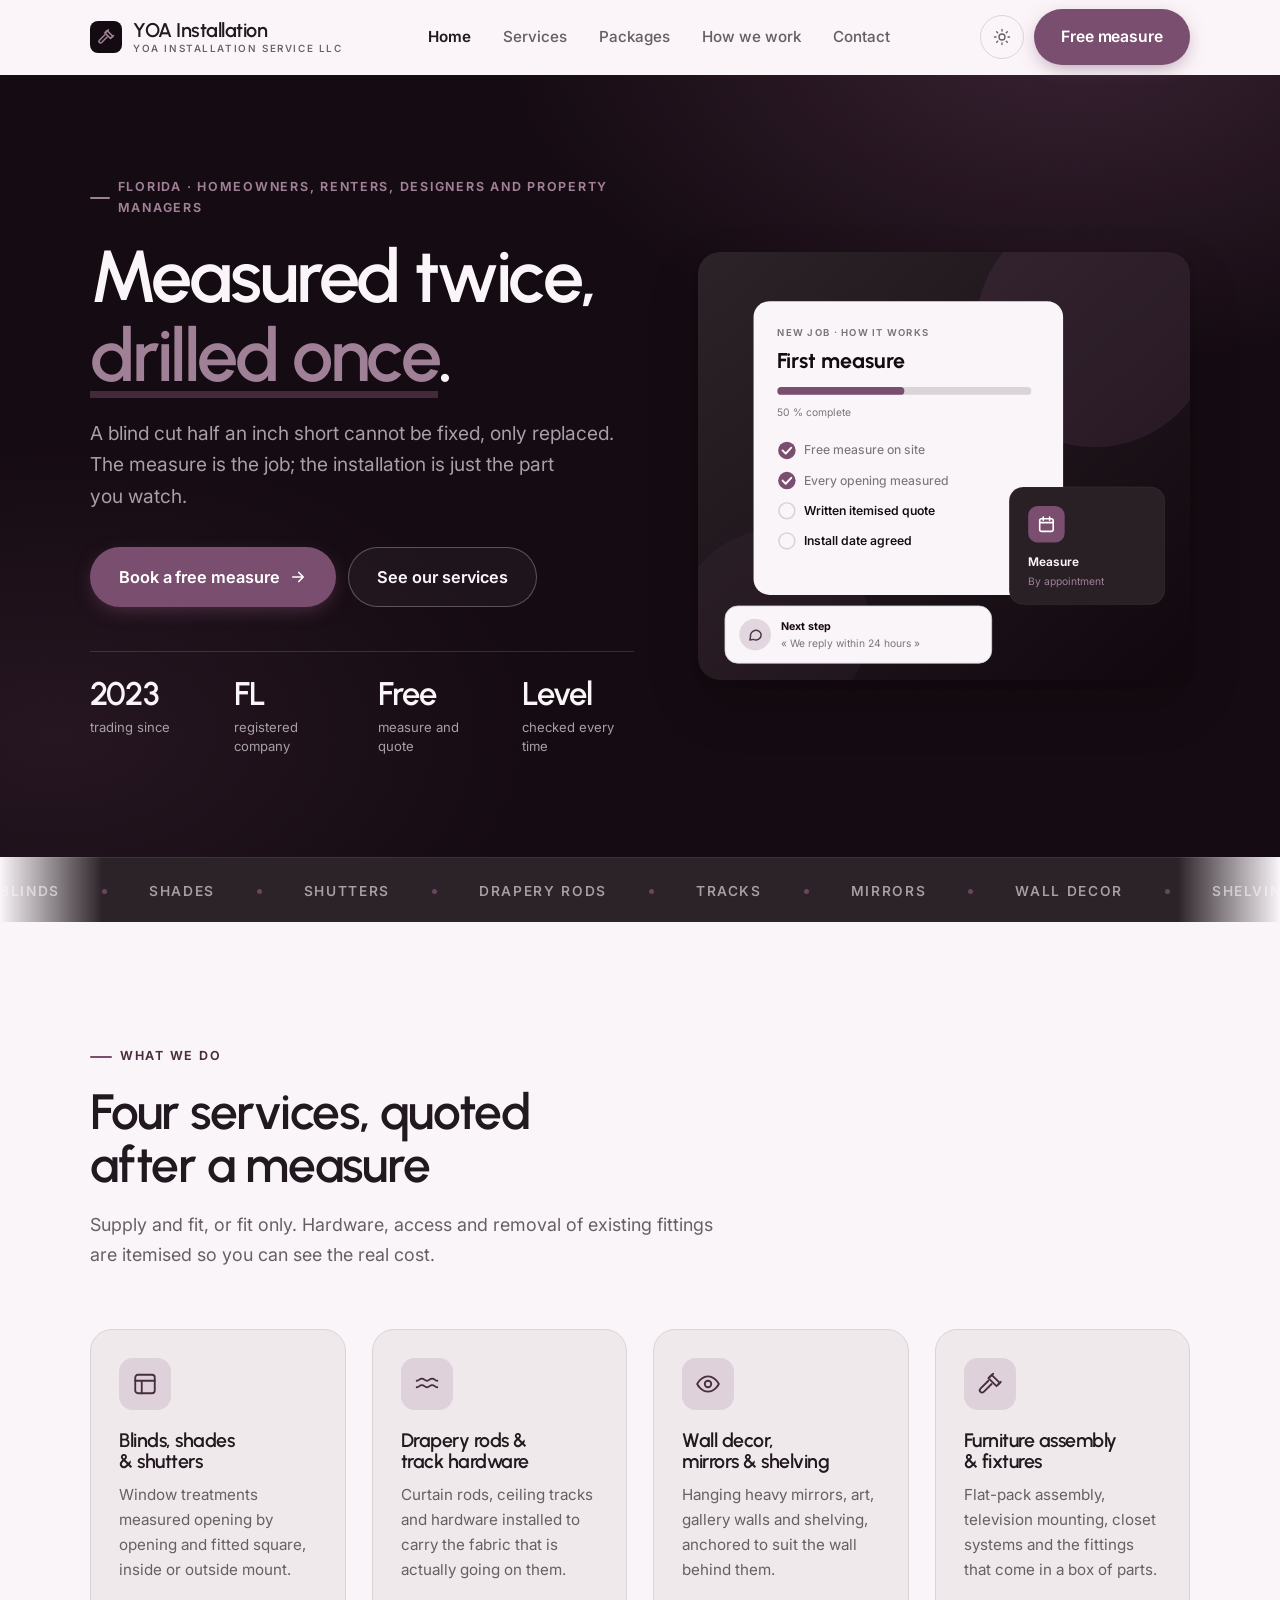
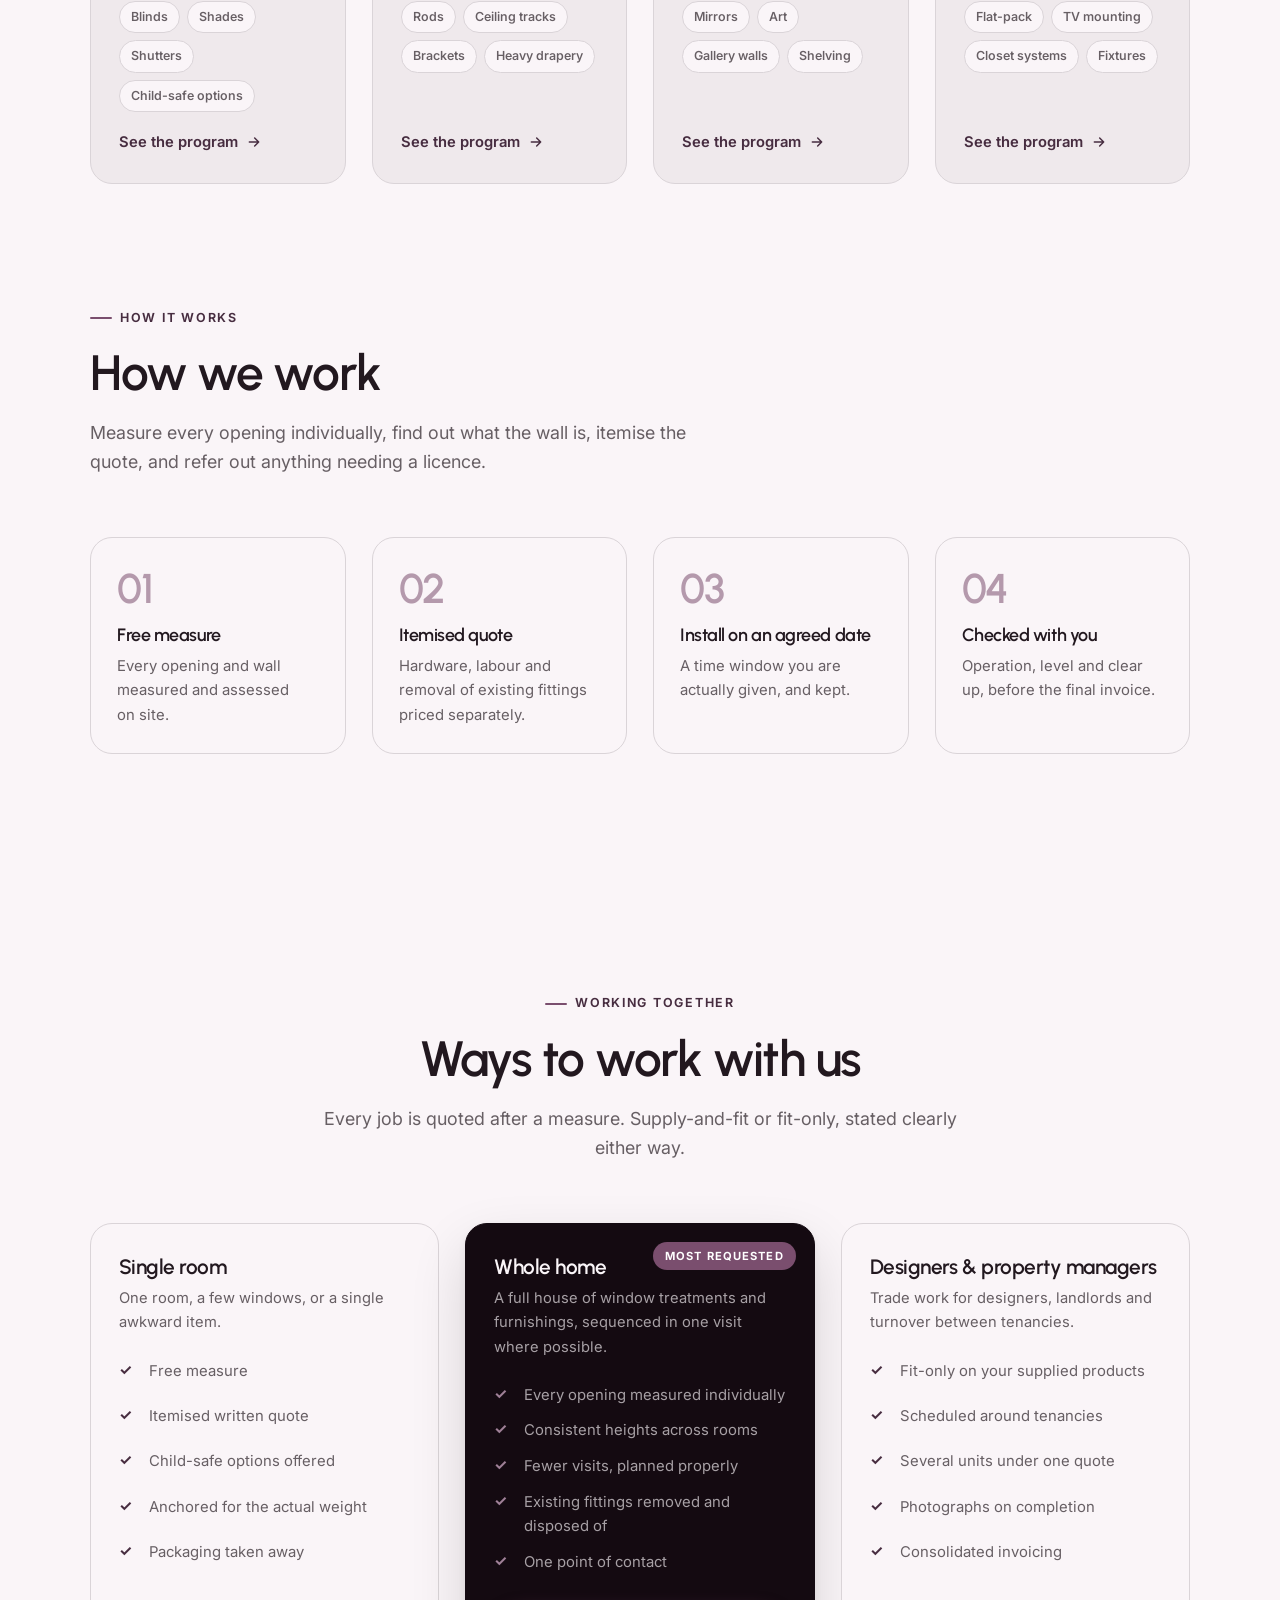
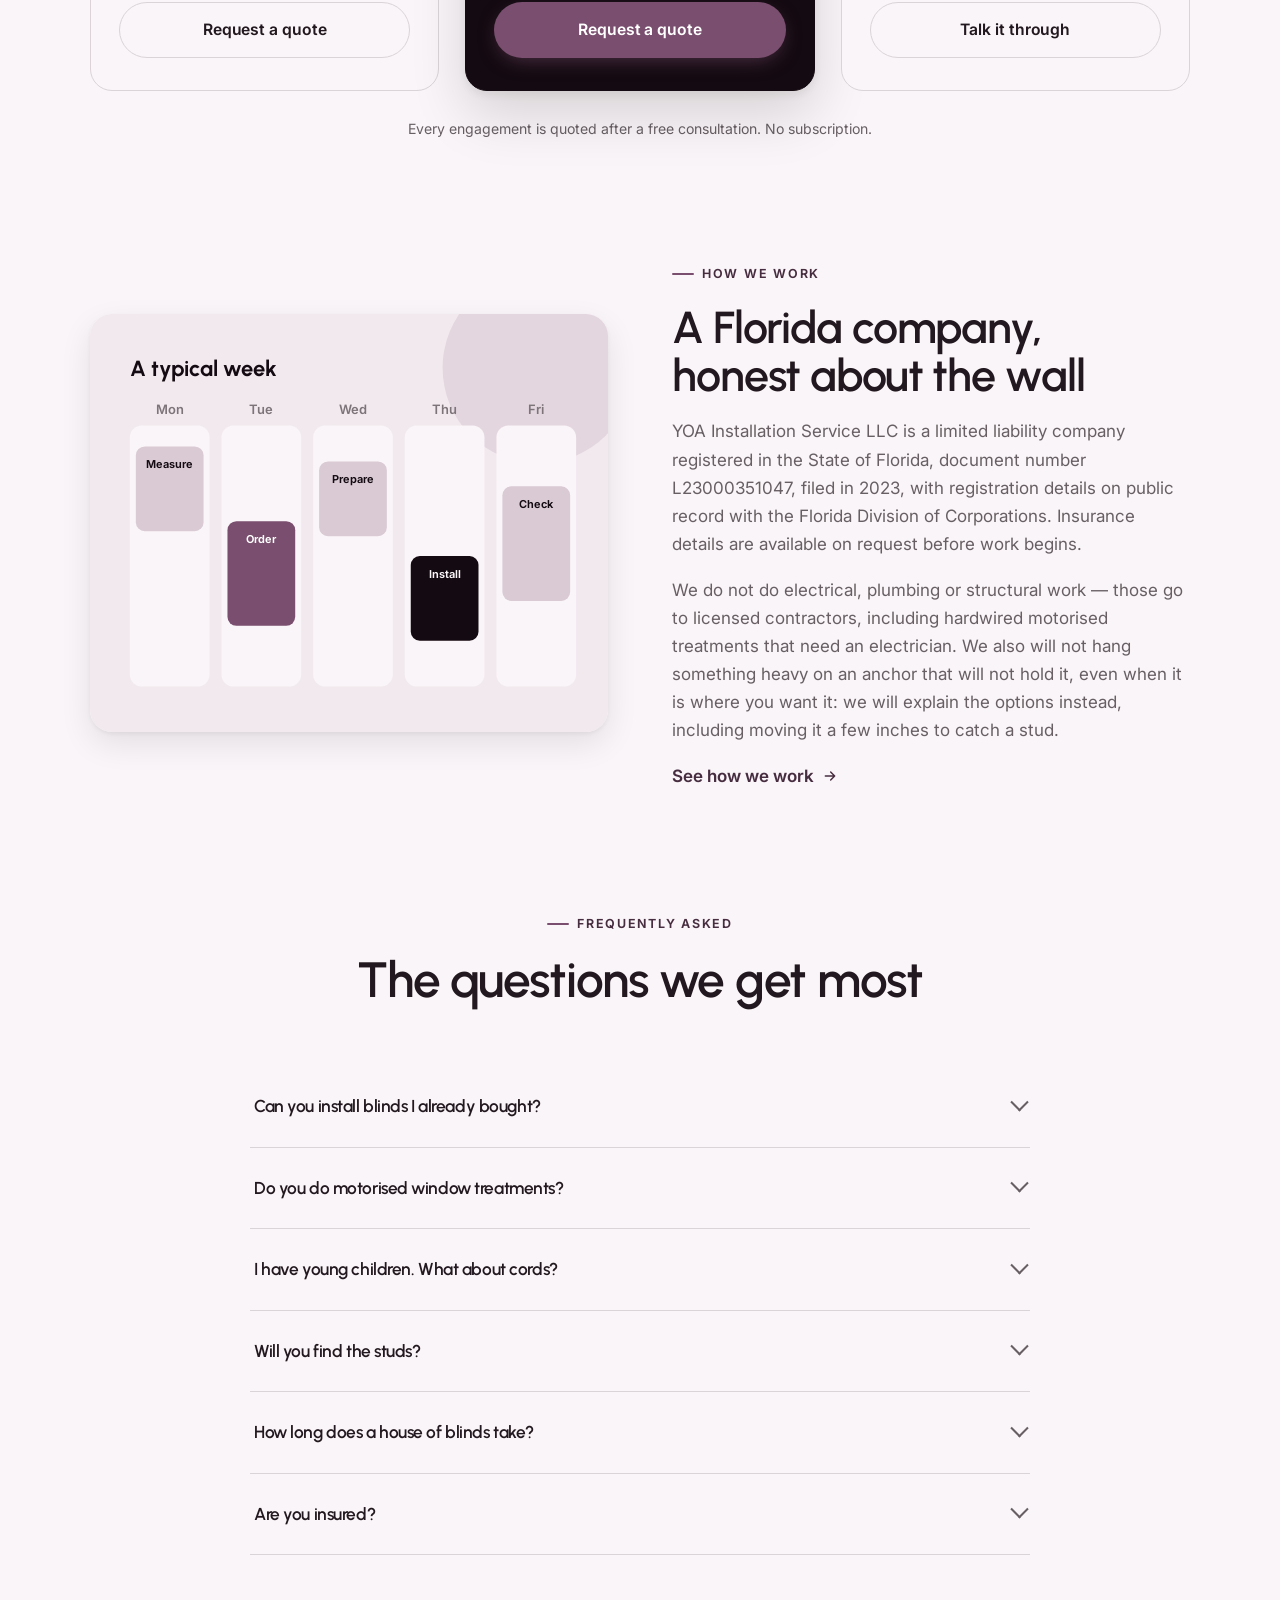
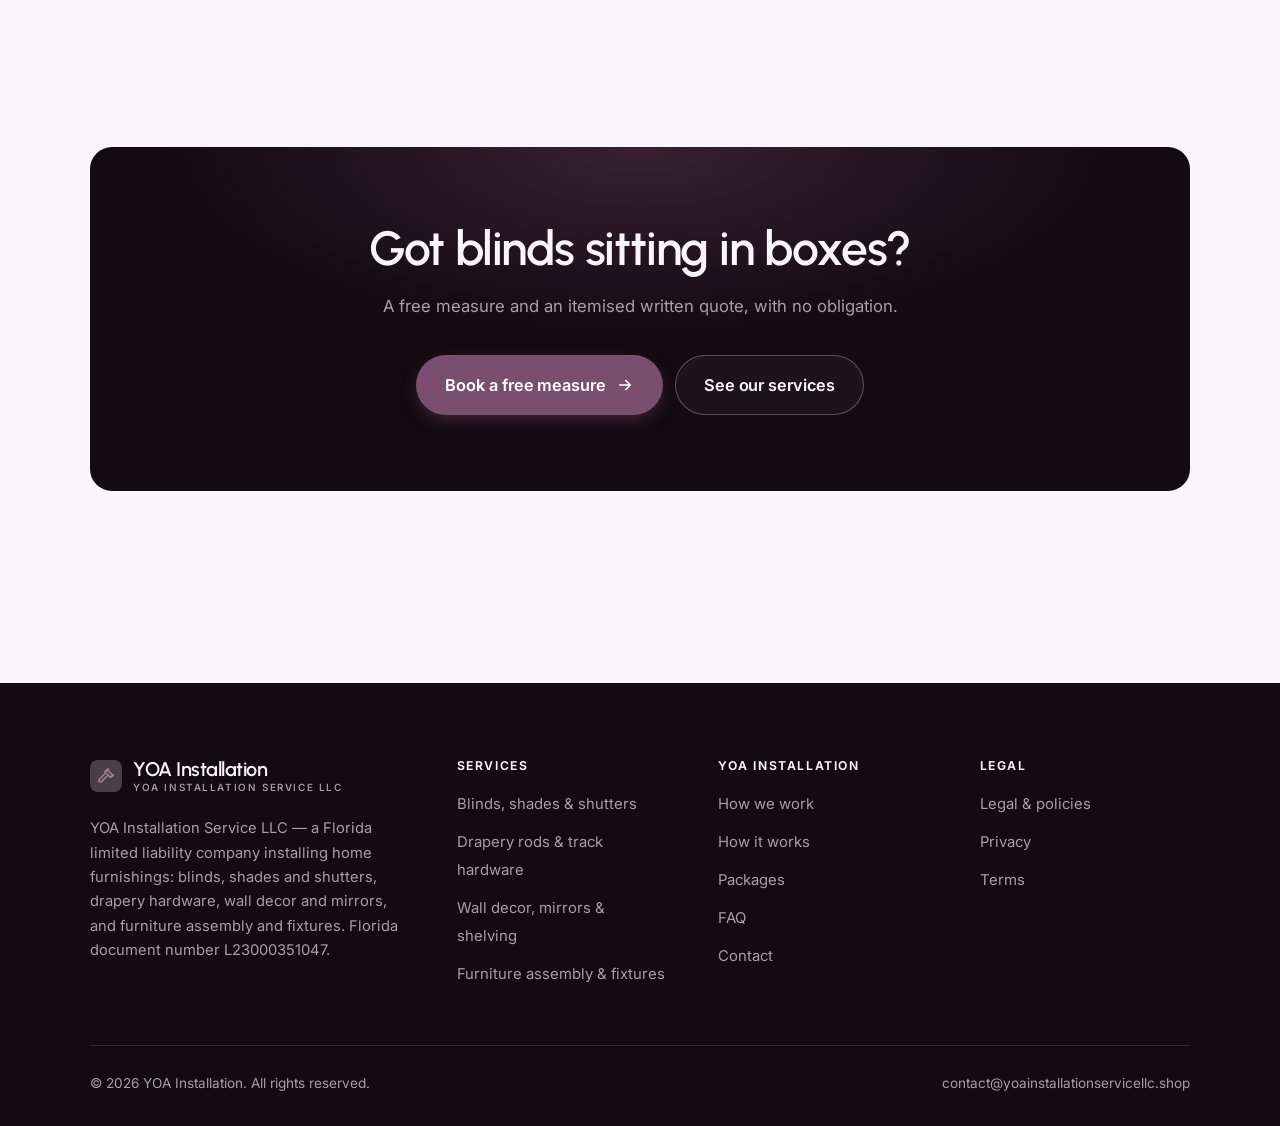
<file: index.html>
<!DOCTYPE html>
<html lang="en" class="no-js">
<head>
<meta charset="utf-8">
<meta name="viewport" content="width=device-width, initial-scale=1">
<title>YOA Installation Service LLC — home furnishing installation</title>
<meta name="description" content="YOA Installation Service LLC, a Florida installer of blinds, shades and shutters, drapery hardware, wall decor and mirrors, plus furniture assembly, quoted after a free measure.">
<link rel="canonical" href="https://yoainstallationservicellc.shop/">

<meta property="og:type" content="website">
<meta property="og:url" content="https://yoainstallationservicellc.shop/">
<meta property="og:site_name" content="YOA Installation">
<meta property="og:locale" content="en_US">
<meta property="og:title" content="YOA Installation Service LLC — home furnishing installation">
<meta property="og:description" content="YOA Installation Service LLC, a Florida installer of blinds, shades and shutters, drapery hardware, wall decor and mirrors, plus furniture assembly, quoted after a free measure.">
<meta name="theme-color" content="#140a11">

<link rel="icon" href="assets/img/favicon.svg" type="image/svg+xml">
<link rel="preconnect" href="https://fonts.googleapis.com">
<link rel="preconnect" href="https://fonts.gstatic.com" crossorigin>
<link rel="stylesheet" href="https://fonts.googleapis.com/css2?family=Urbanist:wght@400..700&family=Inter:wght@400..700&display=swap">
<link rel="stylesheet" href="assets/css/style.css">

<!-- Thème appliqué avant le premier rendu (évite le flash) -->
<script>
document.documentElement.classList.remove('no-js');
(function(){try{var t=localStorage.getItem('site-theme');if(t){document.documentElement.setAttribute('data-theme',t);}}catch(e){}})();
</script>
<script type="application/ld+json">
{
  "@context": "https://schema.org",
  "@type": "Organization",
  "name": "YOA Installation",
  "url": "https://yoainstallationservicellc.shop/",
  "email": "contact@yoainstallationservicellc.shop",
  "description": "YOA Installation Service LLC, a Florida installer of blinds, shades and shutters, drapery hardware, wall decor and mirrors, plus furniture assembly, quoted after a free measure.",
  "areaServed": "US",
  "knowsLanguage": "en"
}
</script>
</head>

<body>
<a class="skip-link" href="#main">Skip to main content</a>

<header class="site-header">
  <nav class="wrap nav" aria-label="Main navigation">
    <a class="brand" href="index.html">
      <svg class="brand__mark" viewBox="0 0 64 64" aria-hidden="true">
        <rect class="bm-bg" width="64" height="64" rx="16"/>
        <g class="bm-ic" transform="translate(14 14) scale(1.5)" fill="none" stroke-width="2.1" stroke-linecap="round" stroke-linejoin="round"><path d="M13.5 3.5 21 11l-3 3-7.5-7.5z"/><path d="M10.5 9 3.2 16.3a2.1 2.1 0 0 0 3 3L13.5 12"/><path d="M15 2.5 12 5.5M19.5 12.5 22 10"/></g>
      </svg>
      <span>YOA Installation<span class="brand__sub">YOA Installation Service LLC</span></span>
    </a>

    <ul class="nav__links" id="nav-links">
      <li><a href="index.html" aria-current="page">Home</a></li>
      <li><a href="programs.html">Services</a></li>
      <li><a href="index.html#pricing">Packages</a></li>
      <li><a href="about.html">How we work</a></li>
      <li><a href="contact.html">Contact</a></li>
      <li><a class="btn btn--primary" href="contact.html">Free measure</a></li>
    </ul>

    <div class="nav__cta">
      <button class="theme-toggle" type="button" aria-label="Switch to dark theme">
        <svg class="icon-sun" viewBox="0 0 24 24" fill="none" stroke="currentColor" stroke-width="1.8" stroke-linecap="round" aria-hidden="true"><circle cx="12" cy="12" r="4"/><path d="M12 2v2m0 16v2M2 12h2m16 0h2M4.9 4.9l1.4 1.4m11.4 11.4 1.4 1.4M19.1 4.9l-1.4 1.4M6.3 17.7l-1.4 1.4"/></svg>
        <svg class="icon-moon" viewBox="0 0 24 24" fill="none" stroke="currentColor" stroke-width="1.8" stroke-linecap="round" stroke-linejoin="round" aria-hidden="true"><path d="M21 12.8A9 9 0 1 1 11.2 3a7 7 0 0 0 9.8 9.8z"/></svg>
      </button>
      <a class="btn btn--primary" href="contact.html">Free measure</a>
      <button class="nav__toggle" type="button" aria-expanded="false" aria-controls="nav-links" aria-label="Open menu">
        <svg class="icon-open" viewBox="0 0 24 24" fill="none" stroke="currentColor" stroke-width="2" stroke-linecap="round" aria-hidden="true"><path d="M3 6h18M3 12h18M3 18h18"/></svg>
        <svg class="icon-close" viewBox="0 0 24 24" fill="none" stroke="currentColor" stroke-width="2" stroke-linecap="round" aria-hidden="true"><path d="M6 6l12 12M18 6L6 18"/></svg>
      </button>
    </div>
  </nav>
</header>

<main id="main">

<section class="hero">
  <div class="wrap hero__inner">
    <div>
      <span class="eyebrow hero__eyebrow">Florida · Homeowners, renters, designers and property managers</span>
      <h1>Measured twice,<br> <em>drilled once</em>.</h1>
      <p class="hero__lede">A blind cut half an inch short cannot be fixed, only replaced. The measure is the job; the installation is just the part you watch.</p>

      <div class="hero__actions">
        <a class="btn btn--primary btn--lg" href="contact.html">Book a free measure <svg viewBox="0 0 24 24" fill="none" stroke="currentColor" stroke-width="2.2" stroke-linecap="round" stroke-linejoin="round" aria-hidden="true"><path d="M5 12h14M13 6l6 6-6 6"/></svg></a>
        <a class="btn btn--on-dark btn--lg" href="programs.html">See our services</a>
      </div>

      <ul class="hero__proof">
        <li><span class="stat__num">2023</span><span class="stat__label">trading since</span></li>
        <li><span class="stat__num">FL</span><span class="stat__label">registered company</span></li>
        <li><span class="stat__num">Free</span><span class="stat__label">measure and quote</span></li>
        <li><span class="stat__num">Level</span><span class="stat__label">checked every time</span></li>
      </ul>
    </div>

    <div class="hero__art">
      <svg viewBox="0 0 620 540" role="img" aria-label="How an installation with YOA Installation Service works, from free measure to agreed date.">
        <defs>
          <linearGradient id="hbg" x1="0" y1="0" x2="1" y2="1">
            <stop offset="0" stop-color="#2c2329"/><stop offset="1" stop-color="#10080e"/>
          </linearGradient>
        </defs>
        <rect width="620" height="540" rx="22" fill="url(#hbg)"/>
        <circle cx="500" cy="96" r="150" fill="#7a4e6e" opacity=".16"/>
        <circle cx="96" cy="470" r="120" fill="#7a4e6e" opacity=".08"/>

        <g style="font-family: var(--font-body)">
          <!-- Carte programme -->
          <rect x="70" y="62" width="390" height="370" rx="20" fill="#faf5f8"/>
          <text x="100" y="106" font-size="12" font-weight="650" letter-spacing="1.6" fill="#7c7479">NEW JOB · HOW IT WORKS</text>
          <text x="100" y="146" font-size="27" font-weight="700" fill="#140a11" style="font-family: var(--font-display)">First measure</text>
          <rect x="100" y="170" width="320" height="10" rx="5" fill="#dad4d8"/>
          <rect x="100" y="170" width="160" height="10" rx="5" fill="#7a4e6e"/>
          <text x="100" y="206" font-size="13" fill="#7c7479">50 % complete</text>
          <circle cx="112" cy="250" r="11" fill="#7a4e6e"/><path d="M106.5 250l4 4 7-7.5" fill="none" stroke="#ffffff" stroke-width="2.4" stroke-linecap="round" stroke-linejoin="round"/><text x="134" y="255" font-size="15.5" fill="#7c7479" font-weight="450">Free measure on site</text>
          <circle cx="112" cy="288" r="11" fill="#7a4e6e"/><path d="M106.5 288l4 4 7-7.5" fill="none" stroke="#ffffff" stroke-width="2.4" stroke-linecap="round" stroke-linejoin="round"/><text x="134" y="293" font-size="15.5" fill="#7c7479" font-weight="450">Every opening measured</text>
          <circle cx="112" cy="326" r="10" fill="none" stroke="#dad4d8" stroke-width="2"/><text x="134" y="331" font-size="15.5" fill="#140a11" font-weight="560">Written itemised quote</text>
          <circle cx="112" cy="364" r="10" fill="none" stroke="#dad4d8" stroke-width="2"/><text x="134" y="369" font-size="15.5" fill="#140a11" font-weight="560">Install date agreed</text>

          <!-- Carte séance -->
          <rect x="392" y="296" width="196" height="148" rx="18" fill="#292026" stroke="#ffffff" stroke-opacity=".08"/>
          <rect x="416" y="320" width="46" height="46" rx="12" fill="#7a4e6e"/>
          <g transform="translate(427 331)" fill="none" stroke="#ffffff" color="#ffffff" stroke-width="2" stroke-linecap="round" stroke-linejoin="round"><rect x="3.5" y="5" width="17" height="16" rx="2.5"/><path d="M8 3v4M16 3v4M3.5 10h17"/></g>
          <text x="416" y="396" font-size="15" font-weight="650" fill="#faf5f8">Measure</text>
          <text x="416" y="420" font-size="13" fill="#9f8097">By appointment</text>

          <!-- Retour du coach -->
          <rect x="34" y="446" width="336" height="72" rx="16" fill="#faf5f8" stroke="#dad4d8"/>
          <circle cx="72" cy="482" r="20" fill="#e3d7df"/>
          <g transform="translate(62 472) scale(.84)" fill="none" stroke="#4f3348" stroke-width="2.2" stroke-linecap="round" stroke-linejoin="round"><path d="M21 12a8 8 0 0 1-11.6 7.1L4 20l1-4.6A8 8 0 1 1 21 12z"/></g>
          <text x="104" y="476" font-size="13.5" font-weight="700" fill="#140a11">Next step</text>
          <text x="104" y="498" font-size="13" fill="#7c7479">« We reply within 24 hours »</text>
        </g>
      </svg>
    </div>
  </div>
</section>

<div class="marquee" aria-hidden="true">
  <div class="marquee__track"><span>Blinds</span><span>Shades</span><span>Shutters</span><span>Drapery rods</span><span>Tracks</span><span>Mirrors</span><span>Wall decor</span><span>Shelving</span><span>Furniture assembly</span><span>TV mounting</span><span>Blinds</span><span>Shades</span><span>Shutters</span><span>Drapery rods</span><span>Tracks</span><span>Mirrors</span><span>Wall decor</span><span>Shelving</span><span>Furniture assembly</span><span>TV mounting</span></div>
</div>

<section class="section wrap" id="programs">
  <div class="section-head reveal">
    <span class="eyebrow">What we do</span>
    <h2>Four services, quoted after a measure</h2>
    <p>Supply and fit, or fit only. Hardware, access and removal of existing fittings are itemised so you can see the real cost.</p>
  </div>
  <div class="grid grid--4 reveal-group">
    <a class="card" href="programs.html#blinds">
      <div class="card__icon"><svg viewBox="0 0 24 24" fill="none" stroke="currentColor" stroke-width="1.7" stroke-linecap="round" stroke-linejoin="round" aria-hidden="true"><rect x="3" y="3.5" width="18" height="17" rx="2.5"/><path d="M3 9h18M9 9v11.5"/></svg></div>
      <h3>Blinds, shades &amp; shutters</h3>
      <p>Window treatments measured opening by opening and fitted square, inside or outside mount.</p>
      <ul class="tags"><li>Blinds</li><li>Shades</li><li>Shutters</li><li>Child-safe options</li></ul>
      <span class="arrow-link">See the program <svg viewBox="0 0 24 24" fill="none" stroke="currentColor" stroke-width="2.2" stroke-linecap="round" stroke-linejoin="round" aria-hidden="true"><path d="M5 12h14M13 6l6 6-6 6"/></svg></span>
    </a>
    <a class="card" href="programs.html#drapery">
      <div class="card__icon"><svg viewBox="0 0 24 24" fill="none" stroke="currentColor" stroke-width="1.7" stroke-linecap="round" stroke-linejoin="round" aria-hidden="true"><path d="M2.5 9c2.4 0 2.4-2 4.75-2s2.4 2 4.75 2 2.4-2 4.75-2 2.4 2 4.75 2M2.5 15c2.4 0 2.4-2 4.75-2s2.4 2 4.75 2 2.4-2 4.75-2 2.4 2 4.75 2"/></svg></div>
      <h3>Drapery rods &amp; track hardware</h3>
      <p>Curtain rods, ceiling tracks and hardware installed to carry the fabric that is actually going on them.</p>
      <ul class="tags"><li>Rods</li><li>Ceiling tracks</li><li>Brackets</li><li>Heavy drapery</li></ul>
      <span class="arrow-link">See the program <svg viewBox="0 0 24 24" fill="none" stroke="currentColor" stroke-width="2.2" stroke-linecap="round" stroke-linejoin="round" aria-hidden="true"><path d="M5 12h14M13 6l6 6-6 6"/></svg></span>
    </a>
    <a class="card" href="programs.html#wall">
      <div class="card__icon"><svg viewBox="0 0 24 24" fill="none" stroke="currentColor" stroke-width="1.7" stroke-linecap="round" stroke-linejoin="round" aria-hidden="true"><path d="M2 12s3.6-7 10-7 10 7 10 7-3.6 7-10 7S2 12 2 12z"/><circle cx="12" cy="12" r="3"/></svg></div>
      <h3>Wall decor, mirrors &amp; shelving</h3>
      <p>Hanging heavy mirrors, art, gallery walls and shelving, anchored to suit the wall behind them.</p>
      <ul class="tags"><li>Mirrors</li><li>Art</li><li>Gallery walls</li><li>Shelving</li></ul>
      <span class="arrow-link">See the program <svg viewBox="0 0 24 24" fill="none" stroke="currentColor" stroke-width="2.2" stroke-linecap="round" stroke-linejoin="round" aria-hidden="true"><path d="M5 12h14M13 6l6 6-6 6"/></svg></span>
    </a>
    <a class="card" href="programs.html#assembly">
      <div class="card__icon"><svg viewBox="0 0 24 24" fill="none" stroke="currentColor" stroke-width="1.7" stroke-linecap="round" stroke-linejoin="round" aria-hidden="true"><path d="M13.5 3.5 21 11l-3 3-7.5-7.5z"/><path d="M10.5 9 3.2 16.3a2.1 2.1 0 0 0 3 3L13.5 12"/><path d="M15 2.5 12 5.5M19.5 12.5 22 10"/></svg></div>
      <h3>Furniture assembly &amp; fixtures</h3>
      <p>Flat-pack assembly, television mounting, closet systems and the fittings that come in a box of parts.</p>
      <ul class="tags"><li>Flat-pack</li><li>TV mounting</li><li>Closet systems</li><li>Fixtures</li></ul>
      <span class="arrow-link">See the program <svg viewBox="0 0 24 24" fill="none" stroke="currentColor" stroke-width="2.2" stroke-linecap="round" stroke-linejoin="round" aria-hidden="true"><path d="M5 12h14M13 6l6 6-6 6"/></svg></span>
    </a>
  </div>
</section>

<section class="section section--flush wrap" id="how-it-works">
  <div class="section-head reveal">
    <span class="eyebrow">How it works</span>
    <h2>How we work</h2>
    <p>Measure every opening individually, find out what the wall is, itemise the quote, and refer out anything needing a licence.</p>
  </div>
  <div class="grid grid--4 steps reveal-group">
    <article class="step">
      <h3>Free measure</h3>
      <p>Every opening and wall measured and assessed on site.</p>
    </article>
    <article class="step">
      <h3>Itemised quote</h3>
      <p>Hardware, labour and removal of existing fittings priced separately.</p>
    </article>
    <article class="step">
      <h3>Install on an agreed date</h3>
      <p>A time window you are actually given, and kept.</p>
    </article>
    <article class="step">
      <h3>Checked with you</h3>
      <p>Operation, level and clear up, before the final invoice.</p>
    </article>
  </div>
</section>

<section class="section wrap" id="pricing">
  <div class="section-head section-head--center reveal">
    <span class="eyebrow">Working together</span>
    <h2>Ways to work with us</h2>
    <p>Every job is quoted after a measure. Supply-and-fit or fit-only, stated clearly either way.</p>
  </div>
  <div class="grid grid--3 plans reveal-group">
    <article class="plan">
      
      <h3>Single room</h3>
      <p class="plan__desc">One room, a few windows, or a single awkward item.</p>
      
      <ul class="plan__features">
        <li>Free measure</li>
        <li>Itemised written quote</li>
        <li>Child-safe options offered</li>
        <li>Anchored for the actual weight</li>
        <li>Packaging taken away</li>
      </ul>
      <a class="btn btn--ghost btn--block" href="contact.html">Request a quote</a>
    </article>
    <article class="plan plan--featured">
      <span class="plan__tag">Most requested</span>
      <h3>Whole home</h3>
      <p class="plan__desc">A full house of window treatments and furnishings, sequenced in one visit where possible.</p>
      
      <ul class="plan__features">
        <li>Every opening measured individually</li>
        <li>Consistent heights across rooms</li>
        <li>Fewer visits, planned properly</li>
        <li>Existing fittings removed and disposed of</li>
        <li>One point of contact</li>
      </ul>
      <a class="btn btn--primary btn--block" href="contact.html">Request a quote</a>
    </article>
    <article class="plan">
      
      <h3>Designers &amp; property managers</h3>
      <p class="plan__desc">Trade work for designers, landlords and turnover between tenancies.</p>
      
      <ul class="plan__features">
        <li>Fit-only on your supplied products</li>
        <li>Scheduled around tenancies</li>
        <li>Several units under one quote</li>
        <li>Photographs on completion</li>
        <li>Consolidated invoicing</li>
      </ul>
      <a class="btn btn--ghost btn--block" href="contact.html">Talk it through</a>
    </article>
  </div>
  <p class="plans-note">Every engagement is quoted after a free consultation. No subscription.</p>
</section>

<section class="section section--flush wrap">
  <div class="split reveal">
    <div class="split__art">
      <svg viewBox="0 0 520 420" role="img" aria-label="Example of a typical week: Measure, Order, Prepare, Install, Check.">
        <rect width="520" height="420" rx="20" fill="#f1e9ee"/>
        <circle cx="450" cy="54" r="96" fill="#7a4e6e" opacity=".12"/>
        <g style="font-family: var(--font-body)">
        <text x="40" y="62" font-size="22" font-weight="700" fill="#140a11" style="font-family: var(--font-display)">A typical week</text>
        <text x="80" y="100" text-anchor="middle" font-size="13" font-weight="600" fill="#7c7479">Mon</text>
        <rect x="40" y="112" width="80" height="262" rx="12" fill="#faf5f8"/>
        <rect x="46" y="133" width="68" height="85" rx="9" fill="#d9cad4"/>
        <text x="80" y="155" text-anchor="middle" font-size="11" font-weight="650" fill="#140a11">Measure</text>
        <text x="172" y="100" text-anchor="middle" font-size="13" font-weight="600" fill="#7c7479">Tue</text>
        <rect x="132" y="112" width="80" height="262" rx="12" fill="#faf5f8"/>
        <rect x="138" y="208" width="68" height="105" rx="9" fill="#7a4e6e"/>
        <text x="172" y="230" text-anchor="middle" font-size="11" font-weight="650" fill="#ffffff">Order</text>
        <text x="264" y="100" text-anchor="middle" font-size="13" font-weight="600" fill="#7c7479">Wed</text>
        <rect x="224" y="112" width="80" height="262" rx="12" fill="#faf5f8"/>
        <rect x="230" y="148" width="68" height="75" rx="9" fill="#d9cad4"/>
        <text x="264" y="170" text-anchor="middle" font-size="11" font-weight="650" fill="#140a11">Prepare</text>
        <text x="356" y="100" text-anchor="middle" font-size="13" font-weight="600" fill="#7c7479">Thu</text>
        <rect x="316" y="112" width="80" height="262" rx="12" fill="#faf5f8"/>
        <rect x="322" y="243" width="68" height="85" rx="9" fill="#140a11"/>
        <text x="356" y="265" text-anchor="middle" font-size="11" font-weight="650" fill="#faf5f8">Install</text>
        <text x="448" y="100" text-anchor="middle" font-size="13" font-weight="600" fill="#7c7479">Fri</text>
        <rect x="408" y="112" width="80" height="262" rx="12" fill="#faf5f8"/>
        <rect x="414" y="173" width="68" height="115" rx="9" fill="#d9cad4"/>
        <text x="448" y="195" text-anchor="middle" font-size="11" font-weight="650" fill="#140a11">Check</text>
        </g>
      </svg>
    </div>
    <div>
      <span class="eyebrow">How we work</span>
      <h2>A Florida company, honest about the wall</h2>
      <p>YOA Installation Service LLC is a limited liability company registered in the State of Florida, document number L23000351047, filed in 2023, with registration details on public record with the Florida Division of Corporations. Insurance details are available on request before work begins.</p>
      <p>We do not do electrical, plumbing or structural work — those go to licensed contractors, including hardwired motorised treatments that need an electrician. We also will not hang something heavy on an anchor that will not hold it, even when it is where you want it: we will explain the options instead, including moving it a few inches to catch a stud.</p>
      <p><a class="arrow-link" href="about.html">See how we work <svg viewBox="0 0 24 24" fill="none" stroke="currentColor" stroke-width="2.2" stroke-linecap="round" stroke-linejoin="round" aria-hidden="true"><path d="M5 12h14M13 6l6 6-6 6"/></svg></a></p>
    </div>
  </div>
</section>

<section class="section section--flush wrap" id="faq">
  <div class="section-head section-head--center reveal">
    <span class="eyebrow">Frequently asked</span>
    <h2>The questions we get most</h2>
  </div>
  <div class="faq reveal">
    <details>
      <summary>Can you install blinds I already bought?</summary>
      <p>Yes, fit-only. We will measure the opening first and tell you honestly if what you have is the wrong size, because that is better found out before we start.</p>
    </details>
    <details>
      <summary>Do you do motorised window treatments?</summary>
      <p>Battery-powered ones, yes. Anything hardwired needs a licensed electrician, and we will coordinate with yours or refer you to one.</p>
    </details>
    <details>
      <summary>I have young children. What about cords?</summary>
      <p>Ask us for cordless or inaccessible-cord options and we will specify them. Corded coverings are a known strangulation risk for young children, and it is worth getting right.</p>
    </details>
    <details>
      <summary>Will you find the studs?</summary>
      <p>Yes, and if there is no stud where the item needs to go we use anchors rated for the weight with margin, or suggest moving the position slightly.</p>
    </details>
    <details>
      <summary>How long does a house of blinds take?</summary>
      <p>Usually one visit for an average home once the product is in. The quote states the expected time, and the measure is what makes that estimate reliable.</p>
    </details>
    <details>
      <summary>Are you insured?</summary>
      <p>Yes, with details available on request before work begins.</p>
    </details>
  </div>
</section>

<section class="wrap section--tight">
  <div class="cta-band reveal">
    <h2>Got blinds sitting in boxes?</h2>
    <p>A free measure and an itemised written quote, with no obligation.</p>
    <div class="hero__actions">
      <a class="btn btn--primary btn--lg" href="contact.html">Book a free measure <svg viewBox="0 0 24 24" fill="none" stroke="currentColor" stroke-width="2.2" stroke-linecap="round" stroke-linejoin="round" aria-hidden="true"><path d="M5 12h14M13 6l6 6-6 6"/></svg></a>
      <a class="btn btn--on-dark btn--lg" href="programs.html">See our services</a>
    </div>
  </div>
</section>

</main>

<footer class="site-footer">
  <div class="wrap">
    <div class="footer__grid">
      <div class="footer__brand">
        <a class="brand" href="index.html">
          <svg class="brand__mark" viewBox="0 0 64 64" aria-hidden="true">
        <rect class="bm-bg" width="64" height="64" rx="16"/>
        <g class="bm-ic" transform="translate(14 14) scale(1.5)" fill="none" stroke-width="2.1" stroke-linecap="round" stroke-linejoin="round"><path d="M13.5 3.5 21 11l-3 3-7.5-7.5z"/><path d="M10.5 9 3.2 16.3a2.1 2.1 0 0 0 3 3L13.5 12"/><path d="M15 2.5 12 5.5M19.5 12.5 22 10"/></g>
      </svg>
          <span>YOA Installation<span class="brand__sub">YOA Installation Service LLC</span></span>
        </a>
        <p>YOA Installation Service LLC — a Florida limited liability company installing home furnishings: blinds, shades and shutters, drapery hardware, wall decor and mirrors, and furniture assembly and fixtures. Florida document number L23000351047.</p>
      </div>

      <div class="footer__col">
        <h4>Services</h4>
        <ul>
          <li><a href="programs.html#blinds">Blinds, shades &amp; shutters</a></li>
          <li><a href="programs.html#drapery">Drapery rods &amp; track hardware</a></li>
          <li><a href="programs.html#wall">Wall decor, mirrors &amp; shelving</a></li>
          <li><a href="programs.html#assembly">Furniture assembly &amp; fixtures</a></li>
        </ul>
      </div>

      <div class="footer__col">
        <h4>YOA Installation</h4>
        <ul>
          <li><a href="about.html">How we work</a></li>
          <li><a href="index.html#how-it-works">How it works</a></li>
          <li><a href="index.html#pricing">Packages</a></li>
          <li><a href="index.html#faq">FAQ</a></li>
          <li><a href="contact.html">Contact</a></li>
        </ul>
      </div>

      <div class="footer__col">
        <h4>Legal</h4>
        <ul>
          <li><a href="legal.html">Legal &amp; policies</a></li>
          <li><a href="legal.html#privacy">Privacy</a></li>
          <li><a href="legal.html#terms">Terms</a></li>
        </ul>
      </div>
    </div>

    <div class="footer__bottom">
      <p>© <span data-year>2026</span> YOA Installation. All rights reserved.</p>
      <p><a href="mailto:contact@yoainstallationservicellc.shop">contact@yoainstallationservicellc.shop</a></p>
    </div>
  </div>
</footer>

<script src="assets/js/main.js" defer></script>
</body>
</html>
</file>
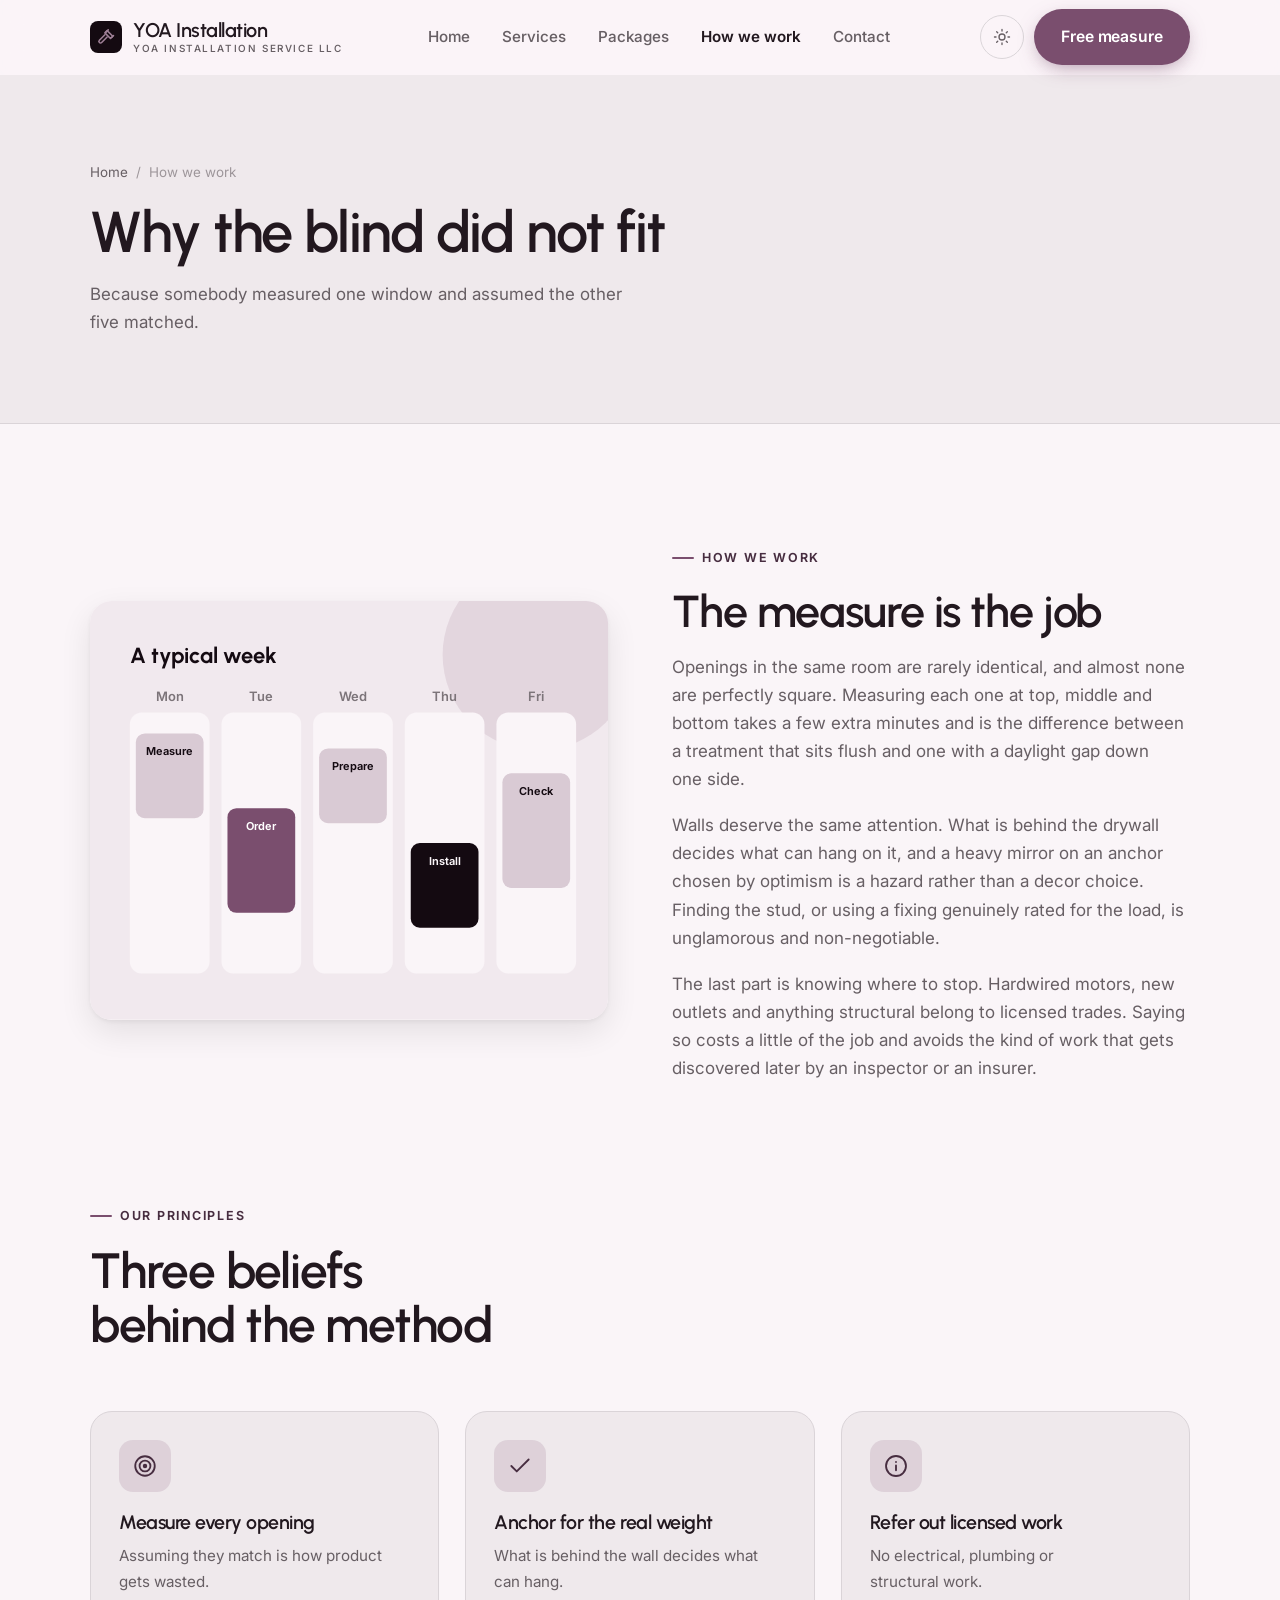
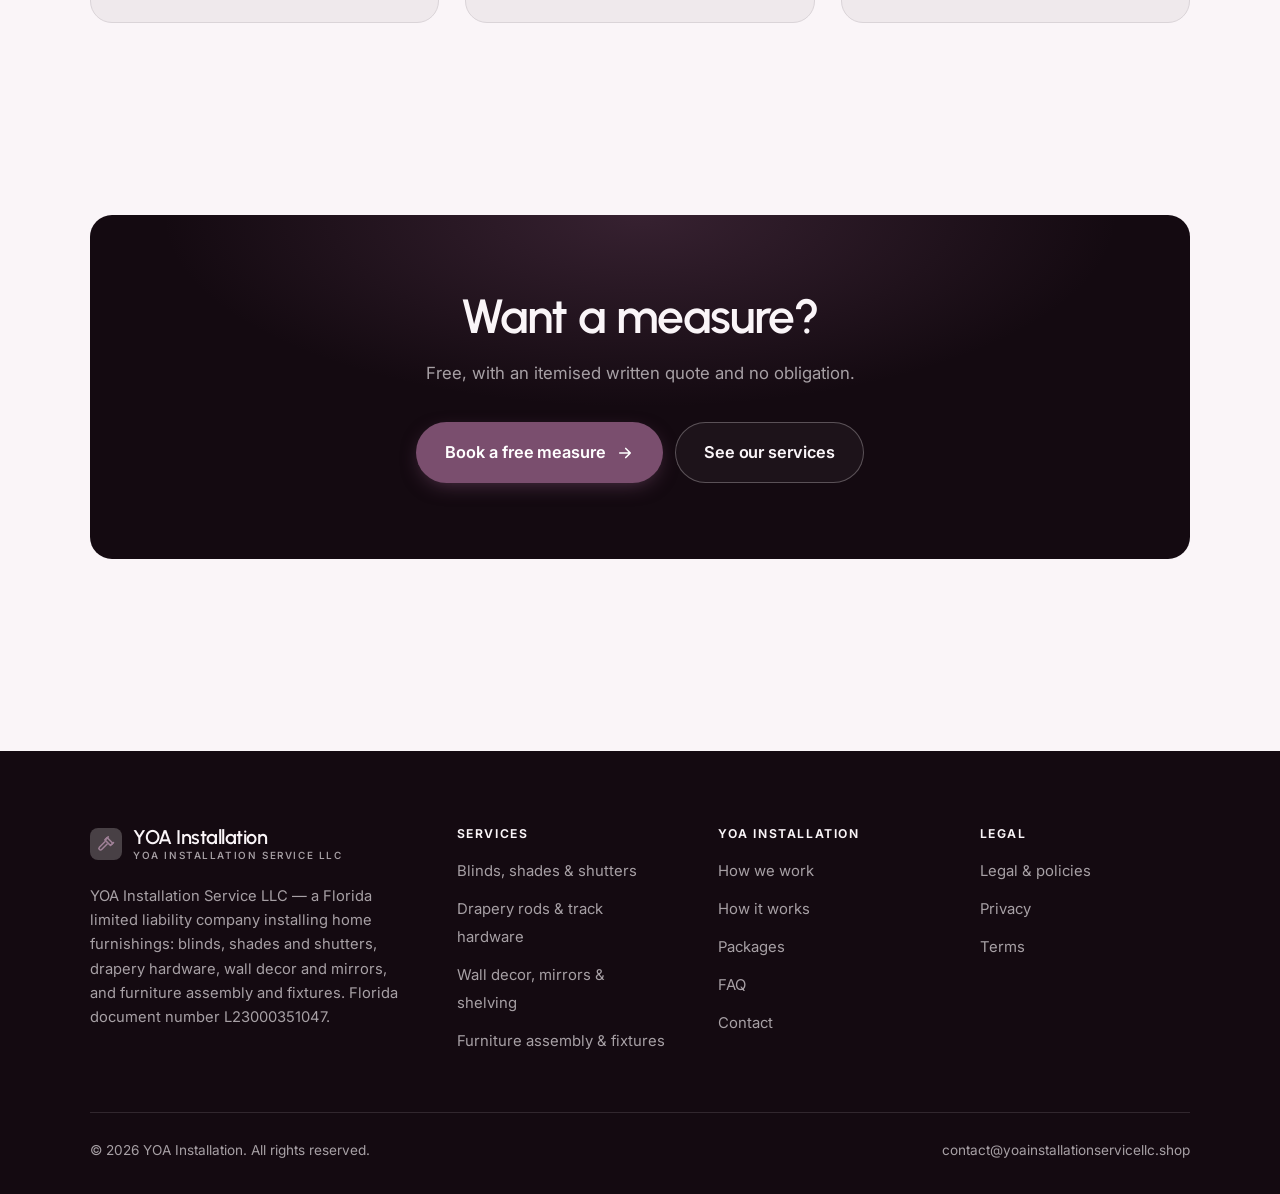
<file: about.html>
<!DOCTYPE html>
<html lang="en" class="no-js">
<head>
<meta charset="utf-8">
<meta name="viewport" content="width=device-width, initial-scale=1">
<title>How we work — YOA Installation</title>
<meta name="description" content="About YOA Installation Service LLC, a Florida home furnishing installation company, document number L23000351047.">
<link rel="canonical" href="https://yoainstallationservicellc.shop/about.html">

<meta property="og:type" content="website">
<meta property="og:url" content="https://yoainstallationservicellc.shop/about.html">
<meta property="og:site_name" content="YOA Installation">
<meta property="og:locale" content="en_US">
<meta property="og:title" content="How we work — YOA Installation">
<meta property="og:description" content="About YOA Installation Service LLC, a Florida home furnishing installation company, document number L23000351047.">
<meta name="theme-color" content="#140a11">

<link rel="icon" href="assets/img/favicon.svg" type="image/svg+xml">
<link rel="preconnect" href="https://fonts.googleapis.com">
<link rel="preconnect" href="https://fonts.gstatic.com" crossorigin>
<link rel="stylesheet" href="https://fonts.googleapis.com/css2?family=Urbanist:wght@400..700&family=Inter:wght@400..700&display=swap">
<link rel="stylesheet" href="assets/css/style.css">

<!-- Thème appliqué avant le premier rendu (évite le flash) -->
<script>
document.documentElement.classList.remove('no-js');
(function(){try{var t=localStorage.getItem('site-theme');if(t){document.documentElement.setAttribute('data-theme',t);}}catch(e){}})();
</script>
</head>

<body>
<a class="skip-link" href="#main">Skip to main content</a>

<header class="site-header">
  <nav class="wrap nav" aria-label="Main navigation">
    <a class="brand" href="index.html">
      <svg class="brand__mark" viewBox="0 0 64 64" aria-hidden="true">
        <rect class="bm-bg" width="64" height="64" rx="16"/>
        <g class="bm-ic" transform="translate(14 14) scale(1.5)" fill="none" stroke-width="2.1" stroke-linecap="round" stroke-linejoin="round"><path d="M13.5 3.5 21 11l-3 3-7.5-7.5z"/><path d="M10.5 9 3.2 16.3a2.1 2.1 0 0 0 3 3L13.5 12"/><path d="M15 2.5 12 5.5M19.5 12.5 22 10"/></g>
      </svg>
      <span>YOA Installation<span class="brand__sub">YOA Installation Service LLC</span></span>
    </a>

    <ul class="nav__links" id="nav-links">
      <li><a href="index.html">Home</a></li>
      <li><a href="programs.html">Services</a></li>
      <li><a href="index.html#pricing">Packages</a></li>
      <li><a href="about.html" aria-current="page">How we work</a></li>
      <li><a href="contact.html">Contact</a></li>
      <li><a class="btn btn--primary" href="contact.html">Free measure</a></li>
    </ul>

    <div class="nav__cta">
      <button class="theme-toggle" type="button" aria-label="Switch to dark theme">
        <svg class="icon-sun" viewBox="0 0 24 24" fill="none" stroke="currentColor" stroke-width="1.8" stroke-linecap="round" aria-hidden="true"><circle cx="12" cy="12" r="4"/><path d="M12 2v2m0 16v2M2 12h2m16 0h2M4.9 4.9l1.4 1.4m11.4 11.4 1.4 1.4M19.1 4.9l-1.4 1.4M6.3 17.7l-1.4 1.4"/></svg>
        <svg class="icon-moon" viewBox="0 0 24 24" fill="none" stroke="currentColor" stroke-width="1.8" stroke-linecap="round" stroke-linejoin="round" aria-hidden="true"><path d="M21 12.8A9 9 0 1 1 11.2 3a7 7 0 0 0 9.8 9.8z"/></svg>
      </button>
      <a class="btn btn--primary" href="contact.html">Free measure</a>
      <button class="nav__toggle" type="button" aria-expanded="false" aria-controls="nav-links" aria-label="Open menu">
        <svg class="icon-open" viewBox="0 0 24 24" fill="none" stroke="currentColor" stroke-width="2" stroke-linecap="round" aria-hidden="true"><path d="M3 6h18M3 12h18M3 18h18"/></svg>
        <svg class="icon-close" viewBox="0 0 24 24" fill="none" stroke="currentColor" stroke-width="2" stroke-linecap="round" aria-hidden="true"><path d="M6 6l12 12M18 6L6 18"/></svg>
      </button>
    </div>
  </nav>
</header>

<main id="main">

<section class="page-head">
  <div class="wrap">
    <nav class="breadcrumb" aria-label="Breadcrumb">
      <a href="index.html">Home</a><span>/</span><span aria-current="page">How we work</span>
    </nav>
    <h1>Why the blind did not fit</h1>
    <p>Because somebody measured one window and assumed the other five matched.</p>
  </div>
</section>

<section class="section wrap">
  <div class="split reveal">
    <div class="split__art">
      <svg viewBox="0 0 520 420" role="img" aria-label="Example of a typical week: Measure, Order, Prepare, Install, Check.">
        <rect width="520" height="420" rx="20" fill="#f1e9ee"/>
        <circle cx="450" cy="54" r="96" fill="#7a4e6e" opacity=".12"/>
        <g style="font-family: var(--font-body)">
        <text x="40" y="62" font-size="22" font-weight="700" fill="#140a11" style="font-family: var(--font-display)">A typical week</text>
        <text x="80" y="100" text-anchor="middle" font-size="13" font-weight="600" fill="#7c7479">Mon</text>
        <rect x="40" y="112" width="80" height="262" rx="12" fill="#faf5f8"/>
        <rect x="46" y="133" width="68" height="85" rx="9" fill="#d9cad4"/>
        <text x="80" y="155" text-anchor="middle" font-size="11" font-weight="650" fill="#140a11">Measure</text>
        <text x="172" y="100" text-anchor="middle" font-size="13" font-weight="600" fill="#7c7479">Tue</text>
        <rect x="132" y="112" width="80" height="262" rx="12" fill="#faf5f8"/>
        <rect x="138" y="208" width="68" height="105" rx="9" fill="#7a4e6e"/>
        <text x="172" y="230" text-anchor="middle" font-size="11" font-weight="650" fill="#ffffff">Order</text>
        <text x="264" y="100" text-anchor="middle" font-size="13" font-weight="600" fill="#7c7479">Wed</text>
        <rect x="224" y="112" width="80" height="262" rx="12" fill="#faf5f8"/>
        <rect x="230" y="148" width="68" height="75" rx="9" fill="#d9cad4"/>
        <text x="264" y="170" text-anchor="middle" font-size="11" font-weight="650" fill="#140a11">Prepare</text>
        <text x="356" y="100" text-anchor="middle" font-size="13" font-weight="600" fill="#7c7479">Thu</text>
        <rect x="316" y="112" width="80" height="262" rx="12" fill="#faf5f8"/>
        <rect x="322" y="243" width="68" height="85" rx="9" fill="#140a11"/>
        <text x="356" y="265" text-anchor="middle" font-size="11" font-weight="650" fill="#faf5f8">Install</text>
        <text x="448" y="100" text-anchor="middle" font-size="13" font-weight="600" fill="#7c7479">Fri</text>
        <rect x="408" y="112" width="80" height="262" rx="12" fill="#faf5f8"/>
        <rect x="414" y="173" width="68" height="115" rx="9" fill="#d9cad4"/>
        <text x="448" y="195" text-anchor="middle" font-size="11" font-weight="650" fill="#140a11">Check</text>
        </g>
      </svg>
    </div>
    <div>
      <span class="eyebrow">How we work</span>
      <h2>The measure is the job</h2>
      <p>Openings in the same room are rarely identical, and almost none are perfectly square. Measuring each one at top, middle and bottom takes a few extra minutes and is the difference between a treatment that sits flush and one with a daylight gap down one side.</p>
      <p>Walls deserve the same attention. What is behind the drywall decides what can hang on it, and a heavy mirror on an anchor chosen by optimism is a hazard rather than a decor choice. Finding the stud, or using a fixing genuinely rated for the load, is unglamorous and non-negotiable.</p>
      <p>The last part is knowing where to stop. Hardwired motors, new outlets and anything structural belong to licensed trades. Saying so costs a little of the job and avoids the kind of work that gets discovered later by an inspector or an insurer.</p>
      <!--
        TO DO: add a short introduction of the coach (name, real background),
        with a photo if possible. Do not invent credentials — see README.md.
      -->
    </div>
  </div>
</section>

<section class="section section--flush wrap">
  <div class="section-head reveal">
    <span class="eyebrow">Our principles</span>
    <h2>Three beliefs behind the method</h2>
  </div>
  <div class="grid grid--3 reveal-group">
    <article class="card">
      <div class="card__icon"><svg viewBox="0 0 24 24" fill="none" stroke="currentColor" stroke-width="1.7" stroke-linecap="round" stroke-linejoin="round" aria-hidden="true"><circle cx="12" cy="12" r="9"/><circle cx="12" cy="12" r="5"/><circle cx="12" cy="12" r="1.2" fill="currentColor"/></svg></div>
      <h3>Measure every opening</h3>
      <p>Assuming they match is how product gets wasted.</p>
    </article>
    <article class="card">
      <div class="card__icon"><svg viewBox="0 0 24 24" fill="none" stroke="currentColor" stroke-width="1.7" stroke-linecap="round" stroke-linejoin="round" aria-hidden="true"><path d="M20 6 9 17l-5-5"/></svg></div>
      <h3>Anchor for the real weight</h3>
      <p>What is behind the wall decides what can hang.</p>
    </article>
    <article class="card">
      <div class="card__icon"><svg viewBox="0 0 24 24" fill="none" stroke="currentColor" stroke-width="1.7" stroke-linecap="round" stroke-linejoin="round" aria-hidden="true"><circle cx="12" cy="12" r="9.2"/><path d="M12 16v-4.5M12 8.2v.1"/></svg></div>
      <h3>Refer out licensed work</h3>
      <p>No electrical, plumbing or structural work.</p>
    </article>
  </div>
</section>

<section class="wrap section--tight">
  <div class="cta-band reveal">
    <h2>Want a measure?</h2>
    <p>Free, with an itemised written quote and no obligation.</p>
    <div class="hero__actions">
      <a class="btn btn--primary btn--lg" href="contact.html">Book a free measure <svg viewBox="0 0 24 24" fill="none" stroke="currentColor" stroke-width="2.2" stroke-linecap="round" stroke-linejoin="round" aria-hidden="true"><path d="M5 12h14M13 6l6 6-6 6"/></svg></a>
      <a class="btn btn--on-dark btn--lg" href="programs.html">See our services</a>
    </div>
  </div>
</section>

</main>

<footer class="site-footer">
  <div class="wrap">
    <div class="footer__grid">
      <div class="footer__brand">
        <a class="brand" href="index.html">
          <svg class="brand__mark" viewBox="0 0 64 64" aria-hidden="true">
        <rect class="bm-bg" width="64" height="64" rx="16"/>
        <g class="bm-ic" transform="translate(14 14) scale(1.5)" fill="none" stroke-width="2.1" stroke-linecap="round" stroke-linejoin="round"><path d="M13.5 3.5 21 11l-3 3-7.5-7.5z"/><path d="M10.5 9 3.2 16.3a2.1 2.1 0 0 0 3 3L13.5 12"/><path d="M15 2.5 12 5.5M19.5 12.5 22 10"/></g>
      </svg>
          <span>YOA Installation<span class="brand__sub">YOA Installation Service LLC</span></span>
        </a>
        <p>YOA Installation Service LLC — a Florida limited liability company installing home furnishings: blinds, shades and shutters, drapery hardware, wall decor and mirrors, and furniture assembly and fixtures. Florida document number L23000351047.</p>
      </div>

      <div class="footer__col">
        <h4>Services</h4>
        <ul>
          <li><a href="programs.html#blinds">Blinds, shades &amp; shutters</a></li>
          <li><a href="programs.html#drapery">Drapery rods &amp; track hardware</a></li>
          <li><a href="programs.html#wall">Wall decor, mirrors &amp; shelving</a></li>
          <li><a href="programs.html#assembly">Furniture assembly &amp; fixtures</a></li>
        </ul>
      </div>

      <div class="footer__col">
        <h4>YOA Installation</h4>
        <ul>
          <li><a href="about.html">How we work</a></li>
          <li><a href="index.html#how-it-works">How it works</a></li>
          <li><a href="index.html#pricing">Packages</a></li>
          <li><a href="index.html#faq">FAQ</a></li>
          <li><a href="contact.html">Contact</a></li>
        </ul>
      </div>

      <div class="footer__col">
        <h4>Legal</h4>
        <ul>
          <li><a href="legal.html">Legal &amp; policies</a></li>
          <li><a href="legal.html#privacy">Privacy</a></li>
          <li><a href="legal.html#terms">Terms</a></li>
        </ul>
      </div>
    </div>

    <div class="footer__bottom">
      <p>© <span data-year>2026</span> YOA Installation. All rights reserved.</p>
      <p><a href="mailto:contact@yoainstallationservicellc.shop">contact@yoainstallationservicellc.shop</a></p>
    </div>
  </div>
</footer>

<script src="assets/js/main.js" defer></script>
</body>
</html>
</file>
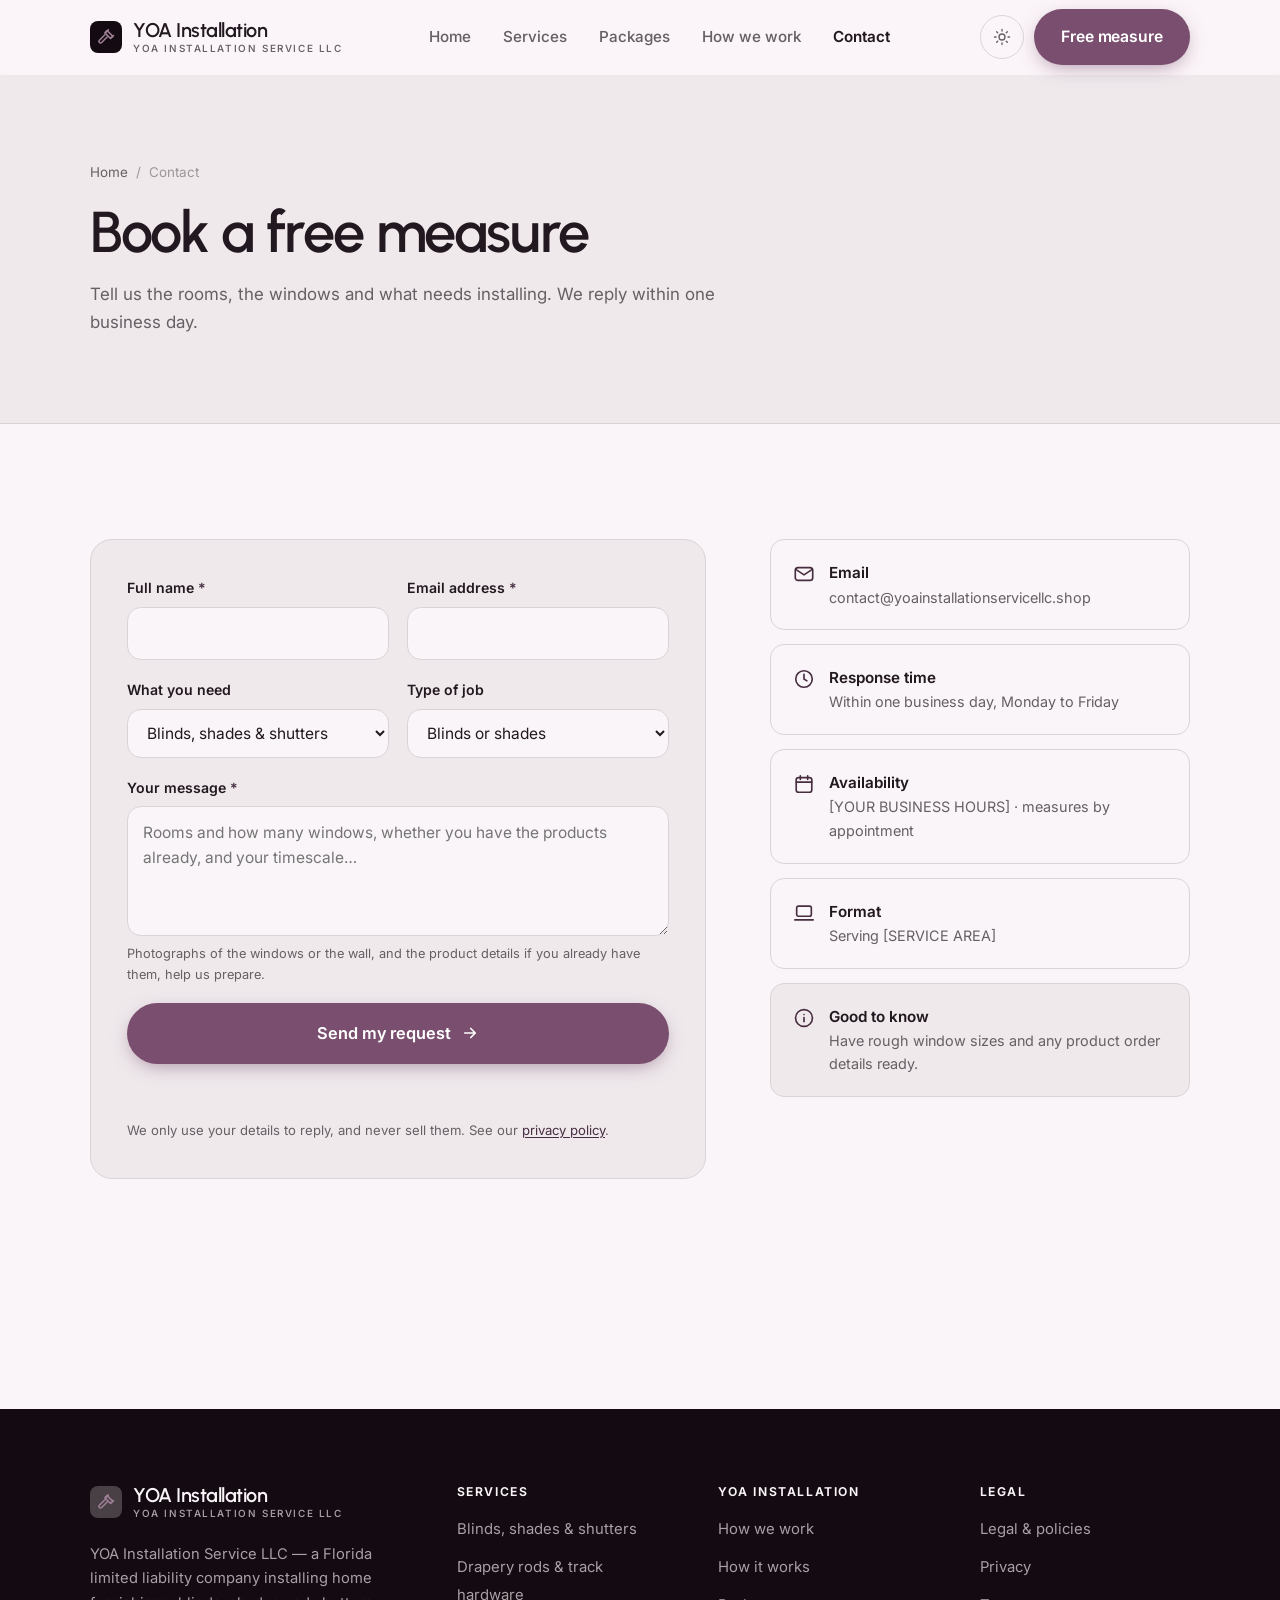
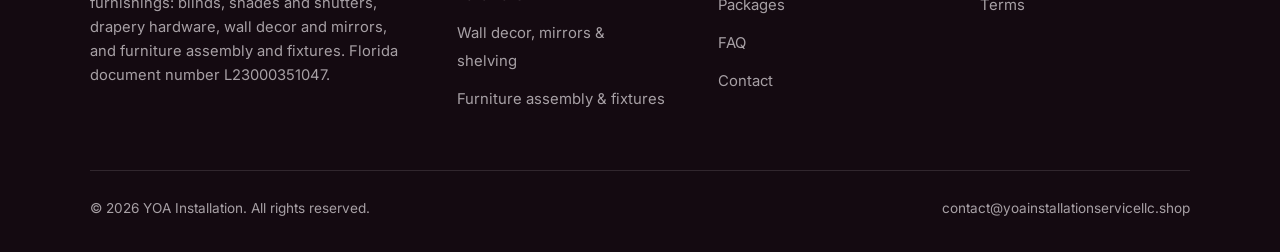
<file: contact.html>
<!DOCTYPE html>
<html lang="en" class="no-js">
<head>
<meta charset="utf-8">
<meta name="viewport" content="width=device-width, initial-scale=1">
<title>Contact — YOA Installation</title>
<meta name="description" content="Contact YOA Installation Service LLC for an installation quote. We reply within one business day.">
<link rel="canonical" href="https://yoainstallationservicellc.shop/contact.html">

<meta property="og:type" content="website">
<meta property="og:url" content="https://yoainstallationservicellc.shop/contact.html">
<meta property="og:site_name" content="YOA Installation">
<meta property="og:locale" content="en_US">
<meta property="og:title" content="Contact — YOA Installation">
<meta property="og:description" content="Contact YOA Installation Service LLC for an installation quote. We reply within one business day.">
<meta name="theme-color" content="#140a11">

<link rel="icon" href="assets/img/favicon.svg" type="image/svg+xml">
<link rel="preconnect" href="https://fonts.googleapis.com">
<link rel="preconnect" href="https://fonts.gstatic.com" crossorigin>
<link rel="stylesheet" href="https://fonts.googleapis.com/css2?family=Urbanist:wght@400..700&family=Inter:wght@400..700&display=swap">
<link rel="stylesheet" href="assets/css/style.css">

<!-- Thème appliqué avant le premier rendu (évite le flash) -->
<script>
document.documentElement.classList.remove('no-js');
(function(){try{var t=localStorage.getItem('site-theme');if(t){document.documentElement.setAttribute('data-theme',t);}}catch(e){}})();
</script>
</head>

<body>
<a class="skip-link" href="#main">Skip to main content</a>

<header class="site-header">
  <nav class="wrap nav" aria-label="Main navigation">
    <a class="brand" href="index.html">
      <svg class="brand__mark" viewBox="0 0 64 64" aria-hidden="true">
        <rect class="bm-bg" width="64" height="64" rx="16"/>
        <g class="bm-ic" transform="translate(14 14) scale(1.5)" fill="none" stroke-width="2.1" stroke-linecap="round" stroke-linejoin="round"><path d="M13.5 3.5 21 11l-3 3-7.5-7.5z"/><path d="M10.5 9 3.2 16.3a2.1 2.1 0 0 0 3 3L13.5 12"/><path d="M15 2.5 12 5.5M19.5 12.5 22 10"/></g>
      </svg>
      <span>YOA Installation<span class="brand__sub">YOA Installation Service LLC</span></span>
    </a>

    <ul class="nav__links" id="nav-links">
      <li><a href="index.html">Home</a></li>
      <li><a href="programs.html">Services</a></li>
      <li><a href="index.html#pricing">Packages</a></li>
      <li><a href="about.html">How we work</a></li>
      <li><a href="contact.html" aria-current="page">Contact</a></li>
      <li><a class="btn btn--primary" href="contact.html">Free measure</a></li>
    </ul>

    <div class="nav__cta">
      <button class="theme-toggle" type="button" aria-label="Switch to dark theme">
        <svg class="icon-sun" viewBox="0 0 24 24" fill="none" stroke="currentColor" stroke-width="1.8" stroke-linecap="round" aria-hidden="true"><circle cx="12" cy="12" r="4"/><path d="M12 2v2m0 16v2M2 12h2m16 0h2M4.9 4.9l1.4 1.4m11.4 11.4 1.4 1.4M19.1 4.9l-1.4 1.4M6.3 17.7l-1.4 1.4"/></svg>
        <svg class="icon-moon" viewBox="0 0 24 24" fill="none" stroke="currentColor" stroke-width="1.8" stroke-linecap="round" stroke-linejoin="round" aria-hidden="true"><path d="M21 12.8A9 9 0 1 1 11.2 3a7 7 0 0 0 9.8 9.8z"/></svg>
      </button>
      <a class="btn btn--primary" href="contact.html">Free measure</a>
      <button class="nav__toggle" type="button" aria-expanded="false" aria-controls="nav-links" aria-label="Open menu">
        <svg class="icon-open" viewBox="0 0 24 24" fill="none" stroke="currentColor" stroke-width="2" stroke-linecap="round" aria-hidden="true"><path d="M3 6h18M3 12h18M3 18h18"/></svg>
        <svg class="icon-close" viewBox="0 0 24 24" fill="none" stroke="currentColor" stroke-width="2" stroke-linecap="round" aria-hidden="true"><path d="M6 6l12 12M18 6L6 18"/></svg>
      </button>
    </div>
  </nav>
</header>

<main id="main">

<section class="page-head">
  <div class="wrap">
    <nav class="breadcrumb" aria-label="Breadcrumb">
      <a href="index.html">Home</a><span>/</span><span aria-current="page">Contact</span>
    </nav>
    <h1>Book a free measure</h1>
    <p>Tell us the rooms, the windows and what needs installing. We reply within one business day.</p>
  </div>
</section>

<section class="section wrap">
  <div class="form-layout">

    <!--
      FORM: the action attribute holds a placeholder id. Create a free form at
      https://formspree.io and replace VOTRE_ID_FORMSPREE. Until then, the button
      opens the visitor's email app with a pre-filled message to contact@yoainstallationservicellc.shop.
    -->
    <form class="form" id="contact-form" action="https://formspree.io/f/VOTRE_ID_FORMSPREE" method="POST"
          data-email="contact@yoainstallationservicellc.shop" data-subject="Installation quote request"
          data-msg-mail="Your email app will open with the message ready to send." data-msg-sending="Sending…"
          data-msg-ok="Thanks! Your message is on its way. We reply within one business day." data-msg-err="Sending failed. Please email us directly at">
      <div class="form__row">
        <div class="field">
          <label for="nom">Full name <span class="req" aria-hidden="true">*</span></label>
          <input type="text" id="nom" name="nom" autocomplete="name" required>
        </div>
        <div class="field">
          <label for="email">Email address <span class="req" aria-hidden="true">*</span></label>
          <input type="email" id="email" name="email" autocomplete="email" required>
        </div>
      </div>

      <div class="form__row">
        <div class="field">
          <label for="programme">What you need</label>
          <select id="programme" name="programme">
            <option>Blinds, shades &amp; shutters</option>
            <option>Drapery rods &amp; track hardware</option>
            <option>Wall decor, mirrors &amp; shelving</option>
            <option>Furniture assembly &amp; fixtures</option>
            <option>Not sure yet</option>
          </select>
        </div>
        <div class="field">
          <label for="niveau">Type of job</label>
          <select id="niveau" name="niveau">
            <option>Blinds or shades</option>
            <option>Drapery hardware</option>
            <option>Mirrors or wall decor</option>
            <option>Furniture or TV mounting</option>
          </select>
        </div>
      </div>

      <div class="field">
        <label for="message">Your message <span class="req" aria-hidden="true">*</span></label>
        <textarea id="message" name="message" required placeholder="Rooms and how many windows, whether you have the products already, and your timescale…"></textarea>
        <span class="field__hint">Photographs of the windows or the wall, and the product details if you already have them, help us prepare.</span>
      </div>

      <!-- Bot trap: hidden from humans -->
      <div class="visually-hidden" aria-hidden="true">
        <label for="site-web">Leave this field empty</label>
        <input type="text" id="site-web" name="_gotcha" tabindex="-1" autocomplete="off">
      </div>

      <button class="btn btn--primary btn--lg" type="submit">Send my request <svg viewBox="0 0 24 24" fill="none" stroke="currentColor" stroke-width="2.2" stroke-linecap="round" stroke-linejoin="round" aria-hidden="true"><path d="M5 12h14M13 6l6 6-6 6"/></svg></button>

      <p id="form-status" class="form__status" role="status" aria-live="polite"></p>

      <p class="form__note">
        We only use your details to reply, and never sell them. See our <a href="legal.html#privacy">privacy policy</a>.
      </p>
    </form>

    <aside class="contact-aside">
      <div class="contact-card">
        <svg viewBox="0 0 24 24" fill="none" stroke="currentColor" stroke-width="1.8" stroke-linecap="round" stroke-linejoin="round" aria-hidden="true"><rect x="2.5" y="5" width="19" height="14" rx="3"/><path d="M3 7l9 6 9-6"/></svg>
        <div><b>Email</b><a href="mailto:contact@yoainstallationservicellc.shop">contact@yoainstallationservicellc.shop</a></div>
      </div>
      <div class="contact-card">
        <svg viewBox="0 0 24 24" fill="none" stroke="currentColor" stroke-width="1.8" stroke-linecap="round" stroke-linejoin="round" aria-hidden="true"><circle cx="12" cy="12" r="9"/><path d="M12 7v5l3.2 2"/></svg>
        <div><b>Response time</b><span>Within one business day, Monday to Friday</span></div>
      </div>
      <div class="contact-card">
        <svg viewBox="0 0 24 24" fill="none" stroke="currentColor" stroke-width="1.8" stroke-linecap="round" stroke-linejoin="round" aria-hidden="true"><rect x="3.5" y="5" width="17" height="16" rx="2.5"/><path d="M8 3v4M16 3v4M3.5 10h17"/></svg>
        <div><b>Availability</b><span>[YOUR BUSINESS HOURS] · measures by appointment</span></div>
      </div>
      <div class="contact-card">
        <svg viewBox="0 0 24 24" fill="none" stroke="currentColor" stroke-width="1.8" stroke-linecap="round" stroke-linejoin="round" aria-hidden="true"><rect x="4" y="4.5" width="16" height="11" rx="2"/><path d="M2 19.5h20"/></svg>
        <div><b>Format</b><span>Serving [SERVICE AREA]</span></div>
      </div>
      <div class="contact-card contact-card--soft">
        <svg viewBox="0 0 24 24" fill="none" stroke="currentColor" stroke-width="1.8" stroke-linecap="round" stroke-linejoin="round" aria-hidden="true"><circle cx="12" cy="12" r="9.2"/><path d="M12 16v-4.5M12 8.2v.1"/></svg>
        <div><b>Good to know</b><span>Have rough window sizes and any product order details ready.</span></div>
      </div>
    </aside>

  </div>
</section>

</main>

<footer class="site-footer">
  <div class="wrap">
    <div class="footer__grid">
      <div class="footer__brand">
        <a class="brand" href="index.html">
          <svg class="brand__mark" viewBox="0 0 64 64" aria-hidden="true">
        <rect class="bm-bg" width="64" height="64" rx="16"/>
        <g class="bm-ic" transform="translate(14 14) scale(1.5)" fill="none" stroke-width="2.1" stroke-linecap="round" stroke-linejoin="round"><path d="M13.5 3.5 21 11l-3 3-7.5-7.5z"/><path d="M10.5 9 3.2 16.3a2.1 2.1 0 0 0 3 3L13.5 12"/><path d="M15 2.5 12 5.5M19.5 12.5 22 10"/></g>
      </svg>
          <span>YOA Installation<span class="brand__sub">YOA Installation Service LLC</span></span>
        </a>
        <p>YOA Installation Service LLC — a Florida limited liability company installing home furnishings: blinds, shades and shutters, drapery hardware, wall decor and mirrors, and furniture assembly and fixtures. Florida document number L23000351047.</p>
      </div>

      <div class="footer__col">
        <h4>Services</h4>
        <ul>
          <li><a href="programs.html#blinds">Blinds, shades &amp; shutters</a></li>
          <li><a href="programs.html#drapery">Drapery rods &amp; track hardware</a></li>
          <li><a href="programs.html#wall">Wall decor, mirrors &amp; shelving</a></li>
          <li><a href="programs.html#assembly">Furniture assembly &amp; fixtures</a></li>
        </ul>
      </div>

      <div class="footer__col">
        <h4>YOA Installation</h4>
        <ul>
          <li><a href="about.html">How we work</a></li>
          <li><a href="index.html#how-it-works">How it works</a></li>
          <li><a href="index.html#pricing">Packages</a></li>
          <li><a href="index.html#faq">FAQ</a></li>
          <li><a href="contact.html">Contact</a></li>
        </ul>
      </div>

      <div class="footer__col">
        <h4>Legal</h4>
        <ul>
          <li><a href="legal.html">Legal &amp; policies</a></li>
          <li><a href="legal.html#privacy">Privacy</a></li>
          <li><a href="legal.html#terms">Terms</a></li>
        </ul>
      </div>
    </div>

    <div class="footer__bottom">
      <p>© <span data-year>2026</span> YOA Installation. All rights reserved.</p>
      <p><a href="mailto:contact@yoainstallationservicellc.shop">contact@yoainstallationservicellc.shop</a></p>
    </div>
  </div>
</footer>

<script src="assets/js/main.js" defer></script>
</body>
</html>
</file>
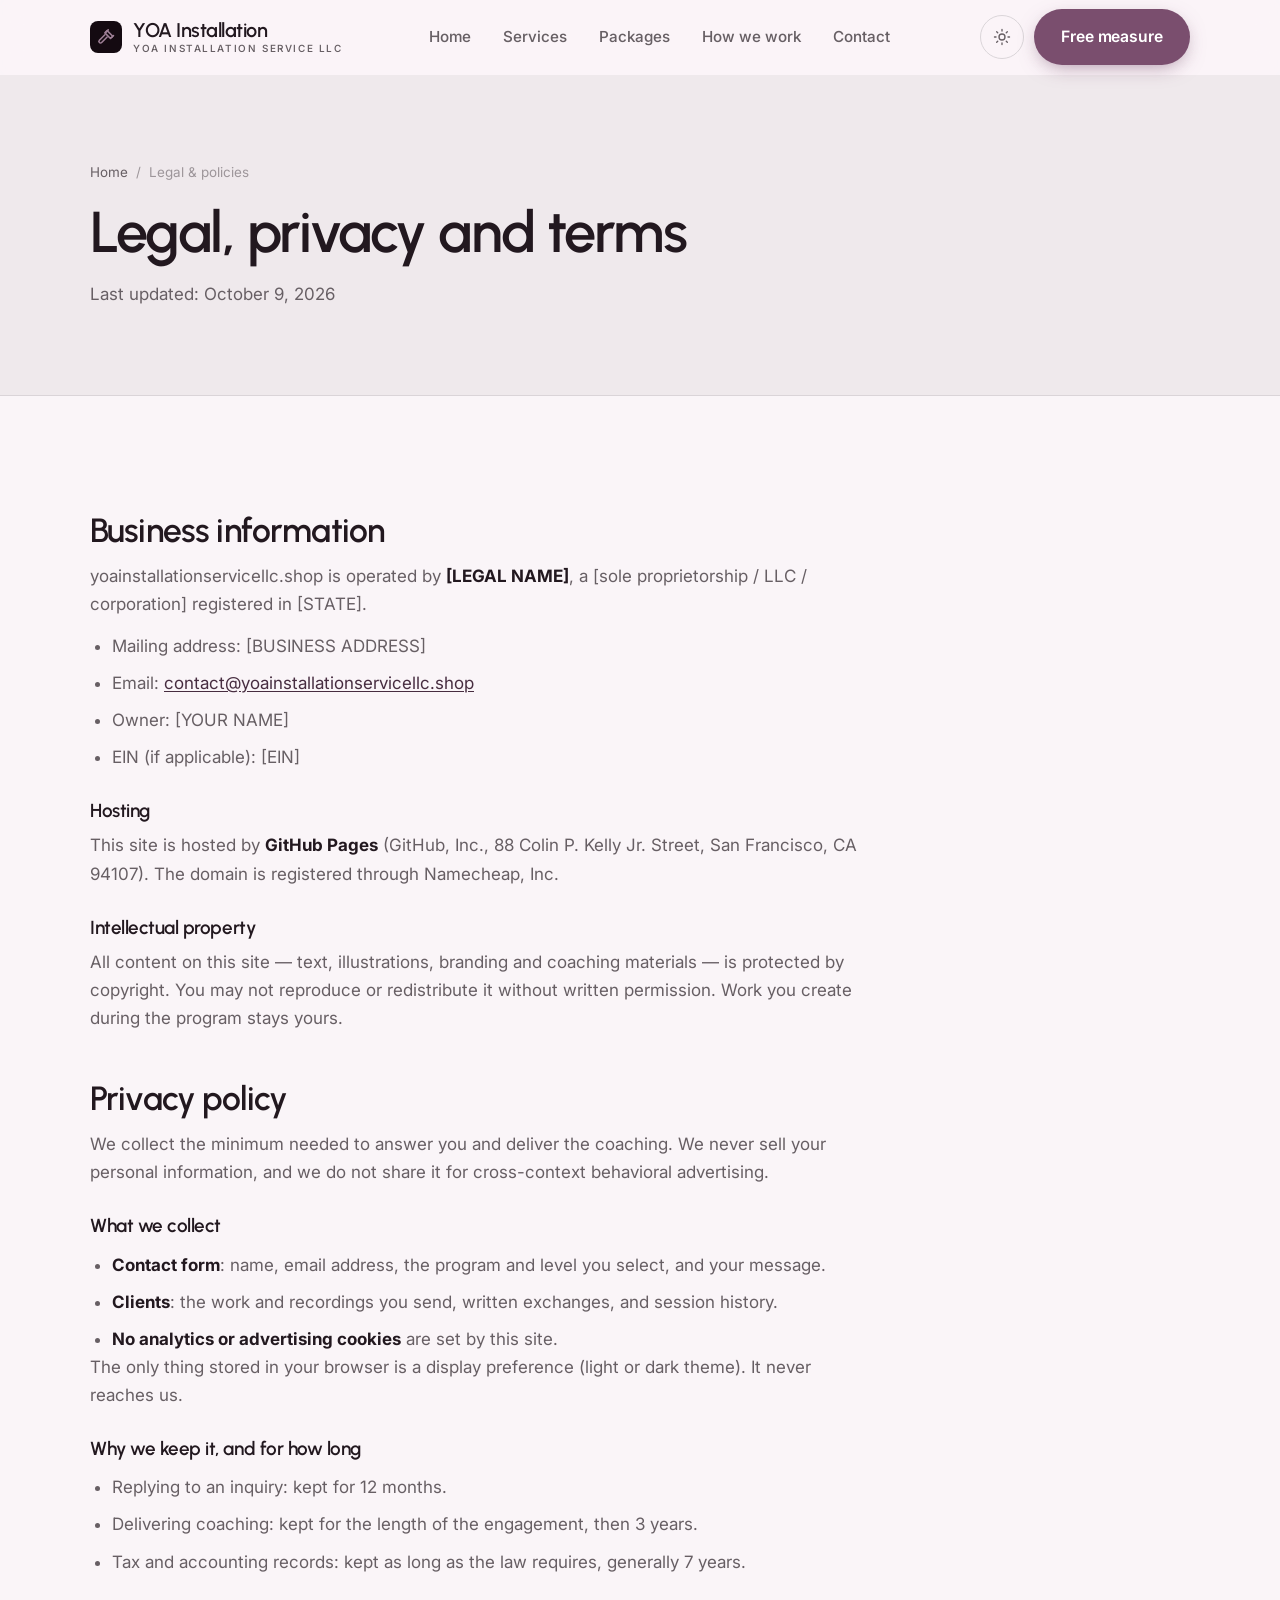
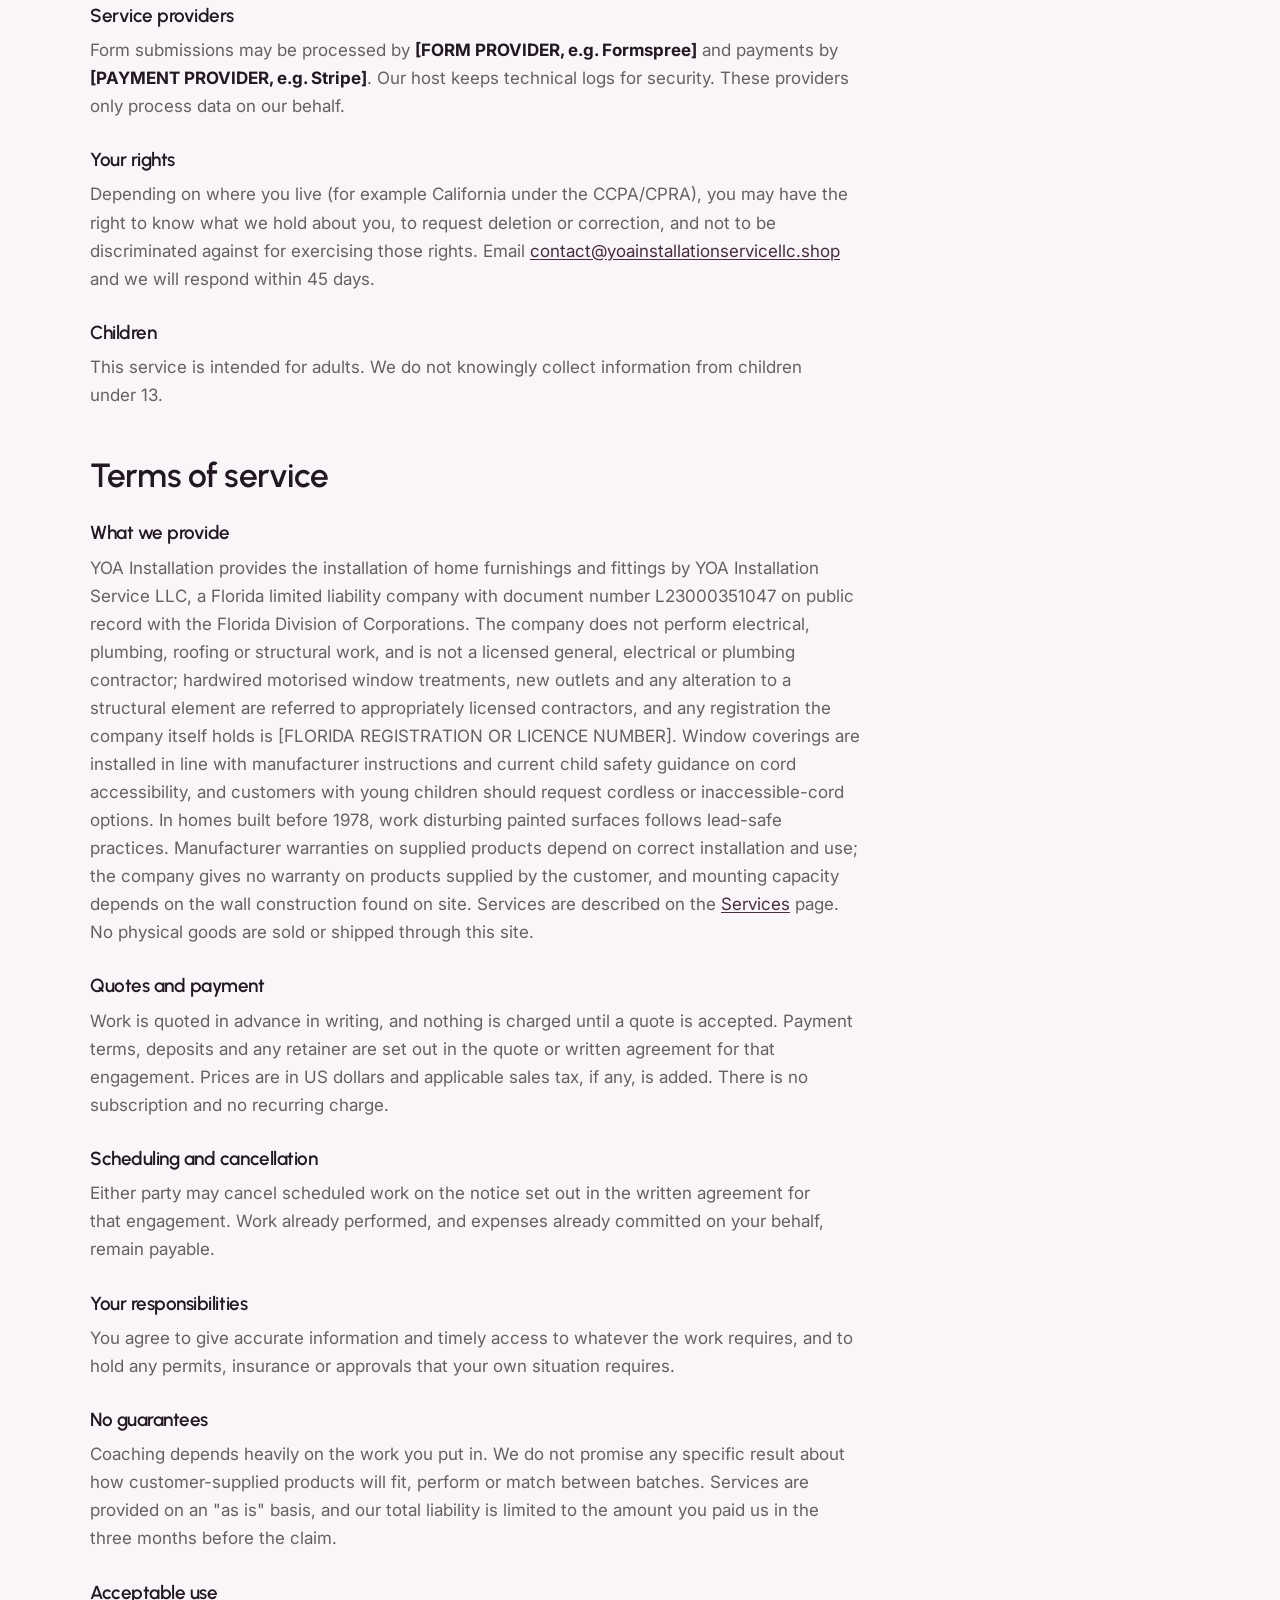
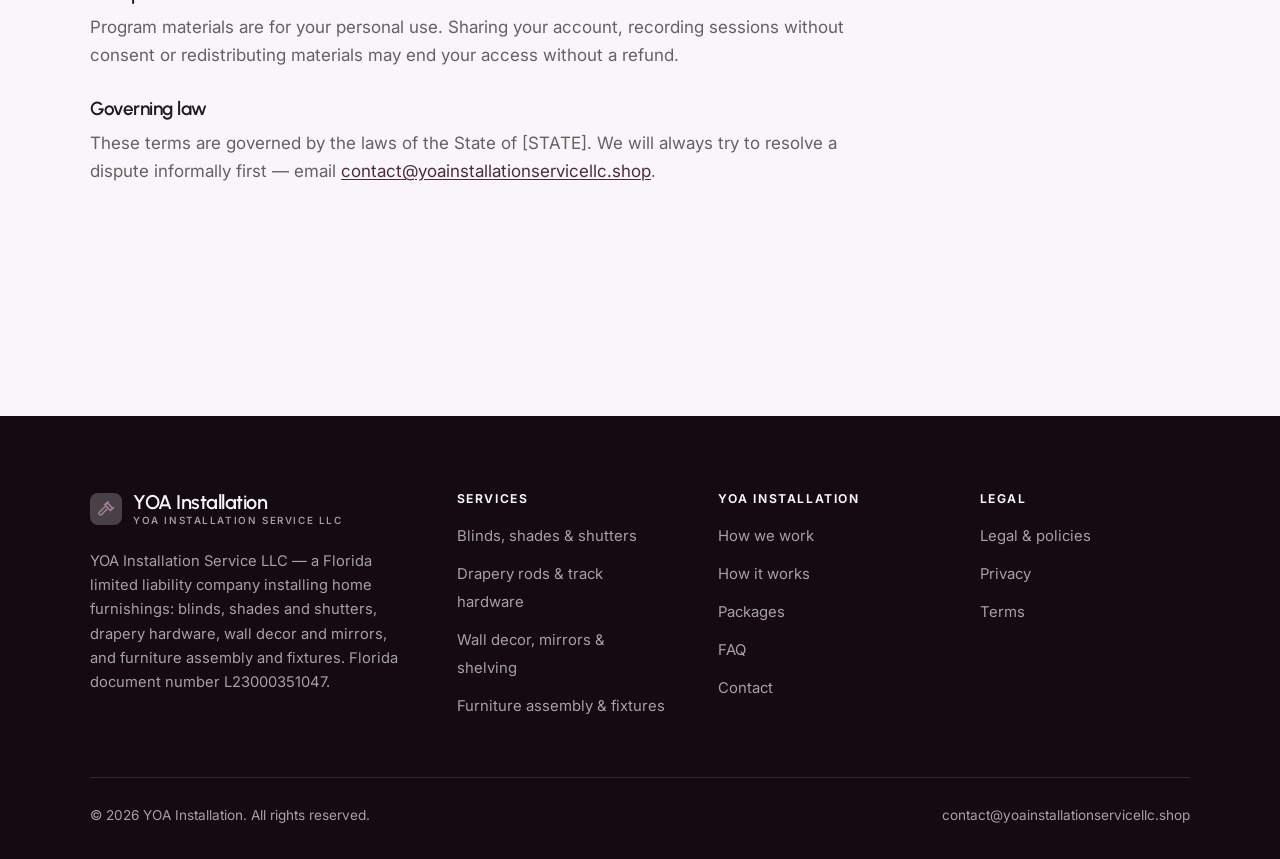
<file: legal.html>
<!DOCTYPE html>
<html lang="en" class="no-js">
<head>
<meta charset="utf-8">
<meta name="viewport" content="width=device-width, initial-scale=1">
<title>Legal, privacy and terms — YOA Installation</title>
<meta name="description" content="Business information, privacy policy and terms of service for YOA Installation.">
<meta name="robots" content="noindex">

<meta property="og:type" content="website">
<meta property="og:url" content="https://yoainstallationservicellc.shop/legal.html">
<meta property="og:site_name" content="YOA Installation">
<meta property="og:locale" content="en_US">
<meta property="og:title" content="Legal, privacy and terms — YOA Installation">
<meta property="og:description" content="Business information, privacy policy and terms of service for YOA Installation.">
<meta name="theme-color" content="#140a11">

<link rel="icon" href="assets/img/favicon.svg" type="image/svg+xml">
<link rel="preconnect" href="https://fonts.googleapis.com">
<link rel="preconnect" href="https://fonts.gstatic.com" crossorigin>
<link rel="stylesheet" href="https://fonts.googleapis.com/css2?family=Urbanist:wght@400..700&family=Inter:wght@400..700&display=swap">
<link rel="stylesheet" href="assets/css/style.css">

<!-- Thème appliqué avant le premier rendu (évite le flash) -->
<script>
document.documentElement.classList.remove('no-js');
(function(){try{var t=localStorage.getItem('site-theme');if(t){document.documentElement.setAttribute('data-theme',t);}}catch(e){}})();
</script>
</head>

<body>
<a class="skip-link" href="#main">Skip to main content</a>

<header class="site-header">
  <nav class="wrap nav" aria-label="Main navigation">
    <a class="brand" href="index.html">
      <svg class="brand__mark" viewBox="0 0 64 64" aria-hidden="true">
        <rect class="bm-bg" width="64" height="64" rx="16"/>
        <g class="bm-ic" transform="translate(14 14) scale(1.5)" fill="none" stroke-width="2.1" stroke-linecap="round" stroke-linejoin="round"><path d="M13.5 3.5 21 11l-3 3-7.5-7.5z"/><path d="M10.5 9 3.2 16.3a2.1 2.1 0 0 0 3 3L13.5 12"/><path d="M15 2.5 12 5.5M19.5 12.5 22 10"/></g>
      </svg>
      <span>YOA Installation<span class="brand__sub">YOA Installation Service LLC</span></span>
    </a>

    <ul class="nav__links" id="nav-links">
      <li><a href="index.html">Home</a></li>
      <li><a href="programs.html">Services</a></li>
      <li><a href="index.html#pricing">Packages</a></li>
      <li><a href="about.html">How we work</a></li>
      <li><a href="contact.html">Contact</a></li>
      <li><a class="btn btn--primary" href="contact.html">Free measure</a></li>
    </ul>

    <div class="nav__cta">
      <button class="theme-toggle" type="button" aria-label="Switch to dark theme">
        <svg class="icon-sun" viewBox="0 0 24 24" fill="none" stroke="currentColor" stroke-width="1.8" stroke-linecap="round" aria-hidden="true"><circle cx="12" cy="12" r="4"/><path d="M12 2v2m0 16v2M2 12h2m16 0h2M4.9 4.9l1.4 1.4m11.4 11.4 1.4 1.4M19.1 4.9l-1.4 1.4M6.3 17.7l-1.4 1.4"/></svg>
        <svg class="icon-moon" viewBox="0 0 24 24" fill="none" stroke="currentColor" stroke-width="1.8" stroke-linecap="round" stroke-linejoin="round" aria-hidden="true"><path d="M21 12.8A9 9 0 1 1 11.2 3a7 7 0 0 0 9.8 9.8z"/></svg>
      </button>
      <a class="btn btn--primary" href="contact.html">Free measure</a>
      <button class="nav__toggle" type="button" aria-expanded="false" aria-controls="nav-links" aria-label="Open menu">
        <svg class="icon-open" viewBox="0 0 24 24" fill="none" stroke="currentColor" stroke-width="2" stroke-linecap="round" aria-hidden="true"><path d="M3 6h18M3 12h18M3 18h18"/></svg>
        <svg class="icon-close" viewBox="0 0 24 24" fill="none" stroke="currentColor" stroke-width="2" stroke-linecap="round" aria-hidden="true"><path d="M6 6l12 12M18 6L6 18"/></svg>
      </button>
    </div>
  </nav>
</header>

<main id="main">

<section class="page-head">
  <div class="wrap">
    <nav class="breadcrumb" aria-label="Breadcrumb">
      <a href="index.html">Home</a><span>/</span><span aria-current="page">Legal &amp; policies</span>
    </nav>
    <h1>Legal, privacy and terms</h1>
    <p>Last updated: <time datetime="2026-10-09">October 9, 2026</time></p>
  </div>
</section>

<section class="section wrap">
  <div class="prose">

    <!--
      TO DO: this is a skeleton, not legal advice. Replace every [BRACKET] with
      your real details before selling, and have a lawyer review it if you can.
      Consumer protection rules differ by state.
    -->

    <h2 id="business">Business information</h2>
    <p>
      yoainstallationservicellc.shop is operated by <strong>[LEGAL NAME]</strong>, a [sole proprietorship / LLC / corporation]
      registered in [STATE].
    </p>
    <ul>
      <li>Mailing address: [BUSINESS ADDRESS]</li>
      <li>Email: <a href="mailto:contact@yoainstallationservicellc.shop">contact@yoainstallationservicellc.shop</a></li>
      <li>Owner: [YOUR NAME]</li>
      <li>EIN (if applicable): [EIN]</li>
    </ul>

    <h3>Hosting</h3>
    <p>
      This site is hosted by <strong>GitHub Pages</strong> (GitHub, Inc., 88 Colin P. Kelly Jr. Street,
      San Francisco, CA 94107). The domain is registered through Namecheap, Inc.
    </p>

    <h3>Intellectual property</h3>
    <p>
      All content on this site — text, illustrations, branding and coaching materials — is protected by
      copyright. You may not reproduce or redistribute it without written permission. Work you create during
      the program stays yours.
    </p>

    <h2 id="privacy">Privacy policy</h2>
    <p>
      We collect the minimum needed to answer you and deliver the coaching. We never sell your personal
      information, and we do not share it for cross-context behavioral advertising.
    </p>
    <h3>What we collect</h3>
    <ul>
      <li><strong>Contact form</strong>: name, email address, the program and level you select, and your message.</li>
      <li><strong>Clients</strong>: the work and recordings you send, written exchanges, and session history.</li>
      <li><strong>No analytics or advertising cookies</strong> are set by this site.</li>
    </ul>
    <p>
      The only thing stored in your browser is a display preference (light or dark theme). It never reaches us.
    </p>
    <h3>Why we keep it, and for how long</h3>
    <ul>
      <li>Replying to an inquiry: kept for 12 months.</li>
      <li>Delivering coaching: kept for the length of the engagement, then 3 years.</li>
      <li>Tax and accounting records: kept as long as the law requires, generally 7 years.</li>
    </ul>
    <h3>Service providers</h3>
    <p>
      Form submissions may be processed by <strong>[FORM PROVIDER, e.g. Formspree]</strong> and payments by
      <strong>[PAYMENT PROVIDER, e.g. Stripe]</strong>. Our host keeps technical logs for security. These
      providers only process data on our behalf.
    </p>
    <h3>Your rights</h3>
    <p>
      Depending on where you live (for example California under the CCPA/CPRA), you may have the right to
      know what we hold about you, to request deletion or correction, and not to be discriminated against for
      exercising those rights. Email <a href="mailto:contact@yoainstallationservicellc.shop">contact@yoainstallationservicellc.shop</a> and we will respond within 45 days.
    </p>
    <h3>Children</h3>
    <p>
      This service is intended for adults. We do not knowingly collect information from children under 13.
    </p>

    <h2 id="terms">Terms of service</h2>
    <h3>What we provide</h3>
    <p>
      YOA Installation provides the installation of home furnishings and fittings by YOA Installation Service LLC, a Florida limited liability company with document number L23000351047 on public record with the Florida Division of Corporations. The company does not perform electrical, plumbing, roofing or structural work, and is not a licensed general, electrical or plumbing contractor; hardwired motorised window treatments, new outlets and any alteration to a structural element are referred to appropriately licensed contractors, and any registration the company itself holds is [FLORIDA REGISTRATION OR LICENCE NUMBER]. Window coverings are installed in line with manufacturer instructions and current child safety guidance on cord accessibility, and customers with young children should request cordless or inaccessible-cord options. In homes built before 1978, work disturbing painted surfaces follows lead-safe practices. Manufacturer warranties on supplied products depend on correct installation and use; the company gives no warranty on products supplied by the customer, and mounting capacity depends on the wall construction found on site. Services are described on the
      <a href="programs.html">Services</a> page. No physical goods are sold or shipped through this site.
    </p>
    <h3>Quotes and payment</h3>
    <p>
      Work is quoted in advance in writing, and nothing is charged until a quote is accepted. Payment terms,
      deposits and any retainer are set out in the quote or written agreement for that engagement. Prices are in
      US dollars and applicable sales tax, if any, is added. There is no subscription and no recurring charge.
    </p>
    <h3>Scheduling and cancellation</h3>
    <p>
      Either party may cancel scheduled work on the notice set out in the written agreement for that engagement.
      Work already performed, and expenses already committed on your behalf, remain payable.
    </p>
    <h3>Your responsibilities</h3>
    <p>
      You agree to give accurate information and timely access to whatever the work requires, and to hold any
      permits, insurance or approvals that your own situation requires.
    </p>

    <h3>No guarantees</h3>
    <p>
      Coaching depends heavily on the work you put in. We do not promise any specific result
      about how customer-supplied products will fit, perform or match between batches. Services are provided on an "as is" basis, and our total
      liability is limited to the amount you paid us in the three months before the claim.
    </p>
    <h3>Acceptable use</h3>
    <p>
      Program materials are for your personal use. Sharing your account, recording sessions without consent
      or redistributing materials may end your access without a refund.
    </p>
    <h3>Governing law</h3>
    <p>
      These terms are governed by the laws of the State of [STATE]. We will always try to resolve a dispute
      informally first — email <a href="mailto:contact@yoainstallationservicellc.shop">contact@yoainstallationservicellc.shop</a>.
    </p>

  </div>
</section>

</main>

<footer class="site-footer">
  <div class="wrap">
    <div class="footer__grid">
      <div class="footer__brand">
        <a class="brand" href="index.html">
          <svg class="brand__mark" viewBox="0 0 64 64" aria-hidden="true">
        <rect class="bm-bg" width="64" height="64" rx="16"/>
        <g class="bm-ic" transform="translate(14 14) scale(1.5)" fill="none" stroke-width="2.1" stroke-linecap="round" stroke-linejoin="round"><path d="M13.5 3.5 21 11l-3 3-7.5-7.5z"/><path d="M10.5 9 3.2 16.3a2.1 2.1 0 0 0 3 3L13.5 12"/><path d="M15 2.5 12 5.5M19.5 12.5 22 10"/></g>
      </svg>
          <span>YOA Installation<span class="brand__sub">YOA Installation Service LLC</span></span>
        </a>
        <p>YOA Installation Service LLC — a Florida limited liability company installing home furnishings: blinds, shades and shutters, drapery hardware, wall decor and mirrors, and furniture assembly and fixtures. Florida document number L23000351047.</p>
      </div>

      <div class="footer__col">
        <h4>Services</h4>
        <ul>
          <li><a href="programs.html#blinds">Blinds, shades &amp; shutters</a></li>
          <li><a href="programs.html#drapery">Drapery rods &amp; track hardware</a></li>
          <li><a href="programs.html#wall">Wall decor, mirrors &amp; shelving</a></li>
          <li><a href="programs.html#assembly">Furniture assembly &amp; fixtures</a></li>
        </ul>
      </div>

      <div class="footer__col">
        <h4>YOA Installation</h4>
        <ul>
          <li><a href="about.html">How we work</a></li>
          <li><a href="index.html#how-it-works">How it works</a></li>
          <li><a href="index.html#pricing">Packages</a></li>
          <li><a href="index.html#faq">FAQ</a></li>
          <li><a href="contact.html">Contact</a></li>
        </ul>
      </div>

      <div class="footer__col">
        <h4>Legal</h4>
        <ul>
          <li><a href="legal.html">Legal &amp; policies</a></li>
          <li><a href="legal.html#privacy">Privacy</a></li>
          <li><a href="legal.html#terms">Terms</a></li>
        </ul>
      </div>
    </div>

    <div class="footer__bottom">
      <p>© <span data-year>2026</span> YOA Installation. All rights reserved.</p>
      <p><a href="mailto:contact@yoainstallationservicellc.shop">contact@yoainstallationservicellc.shop</a></p>
    </div>
  </div>
</footer>

<script src="assets/js/main.js" defer></script>
</body>
</html>
</file>
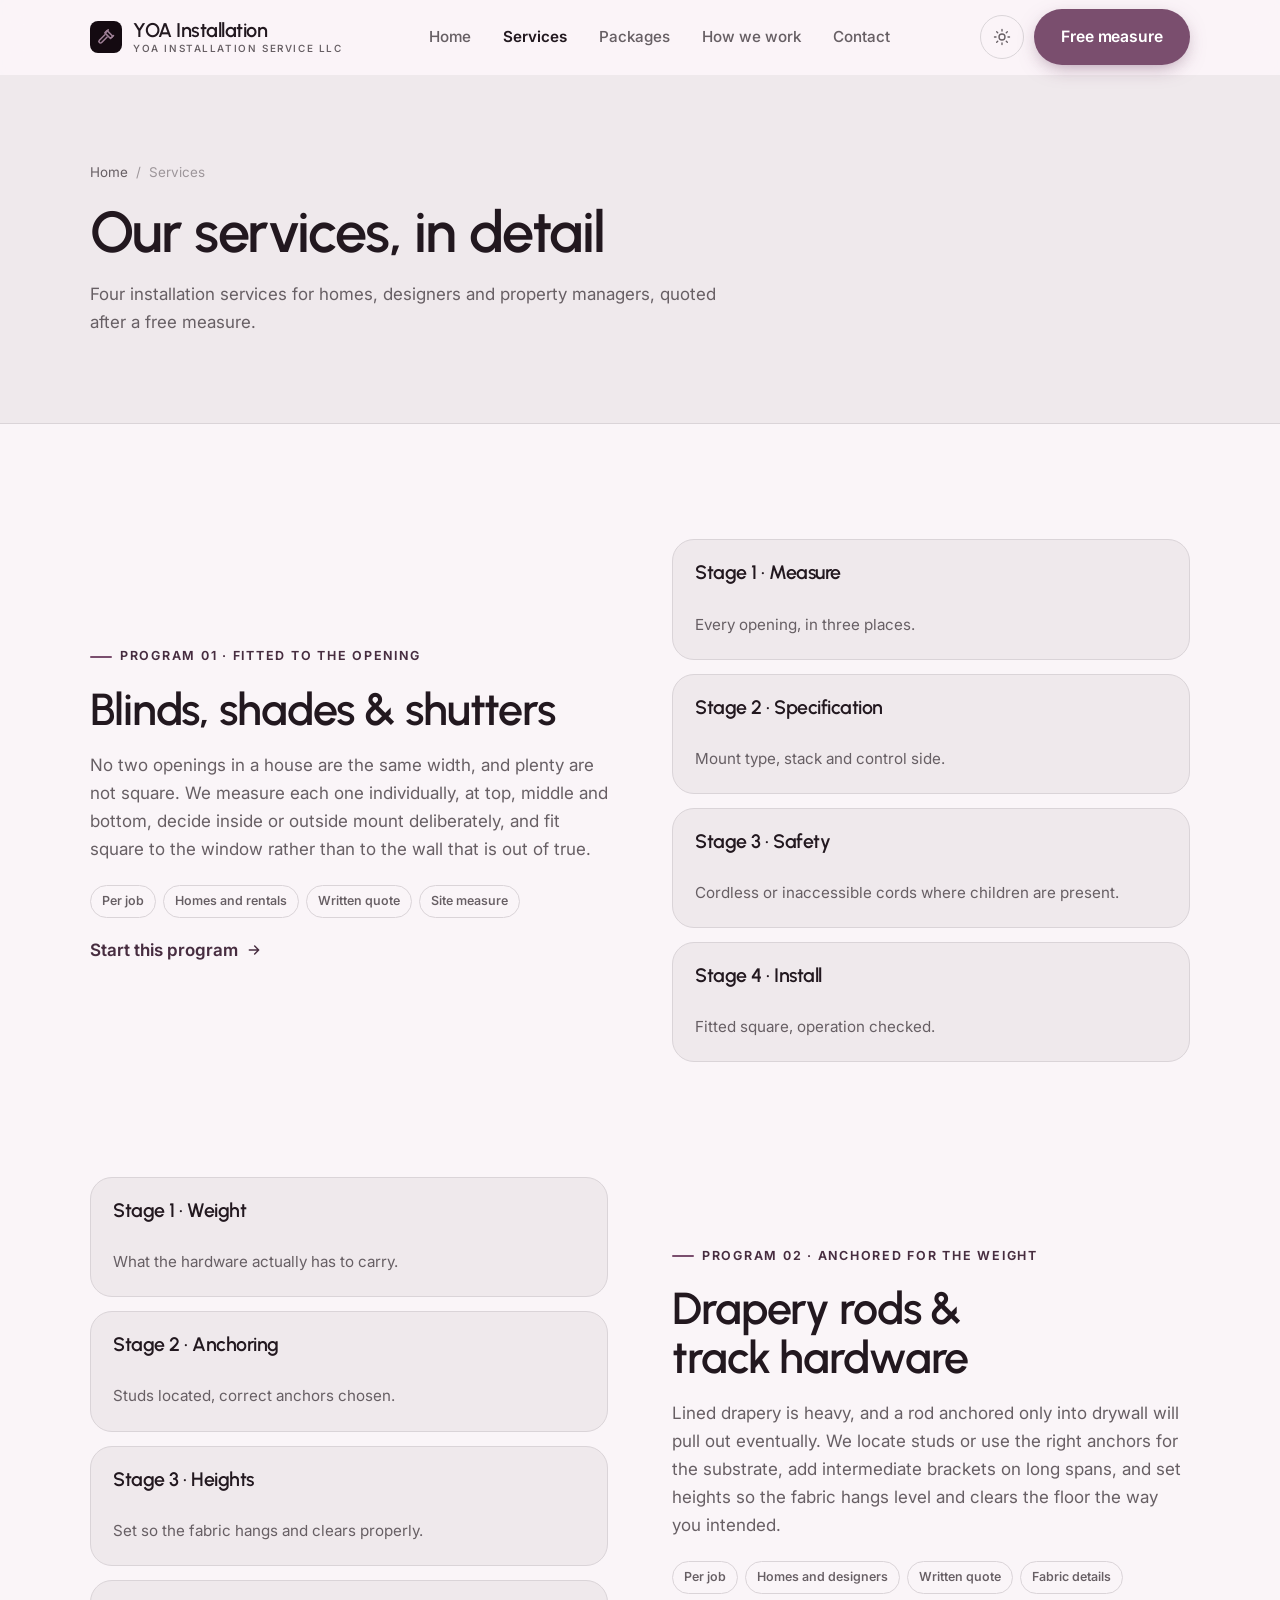
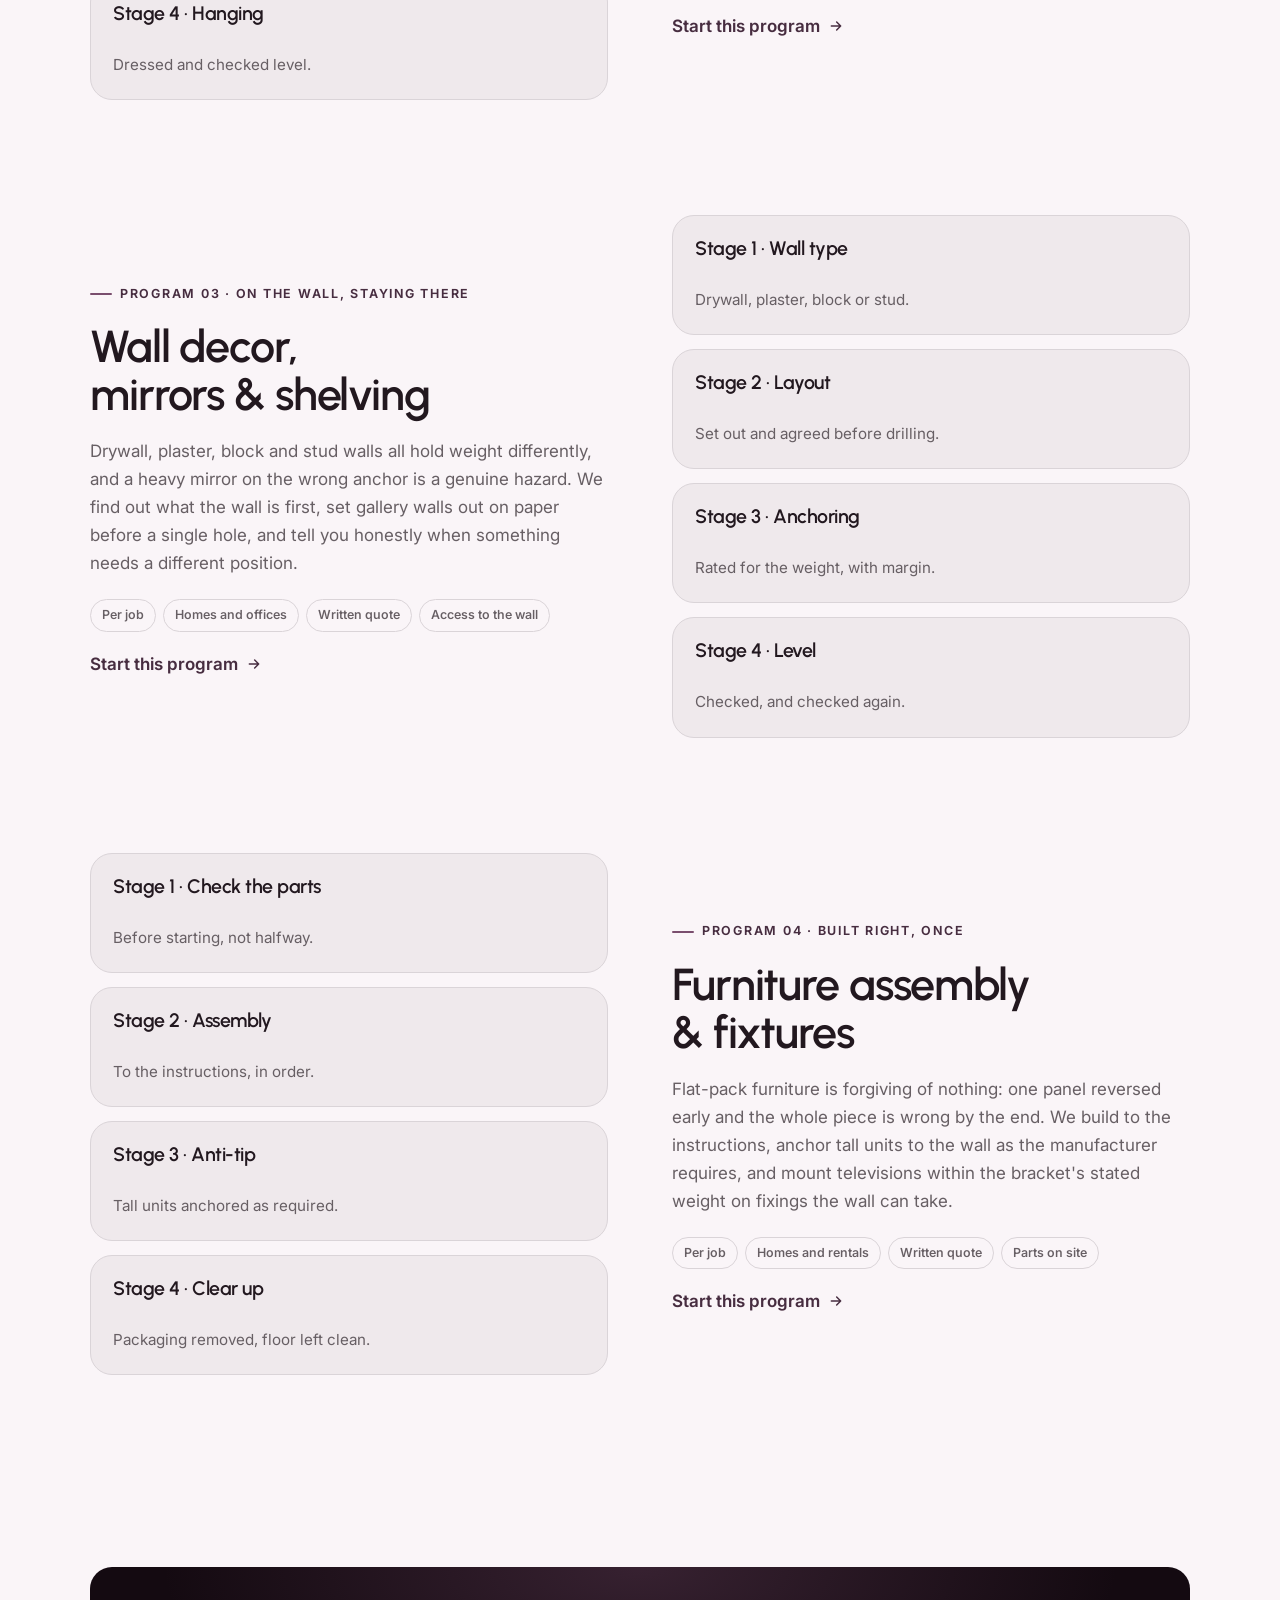
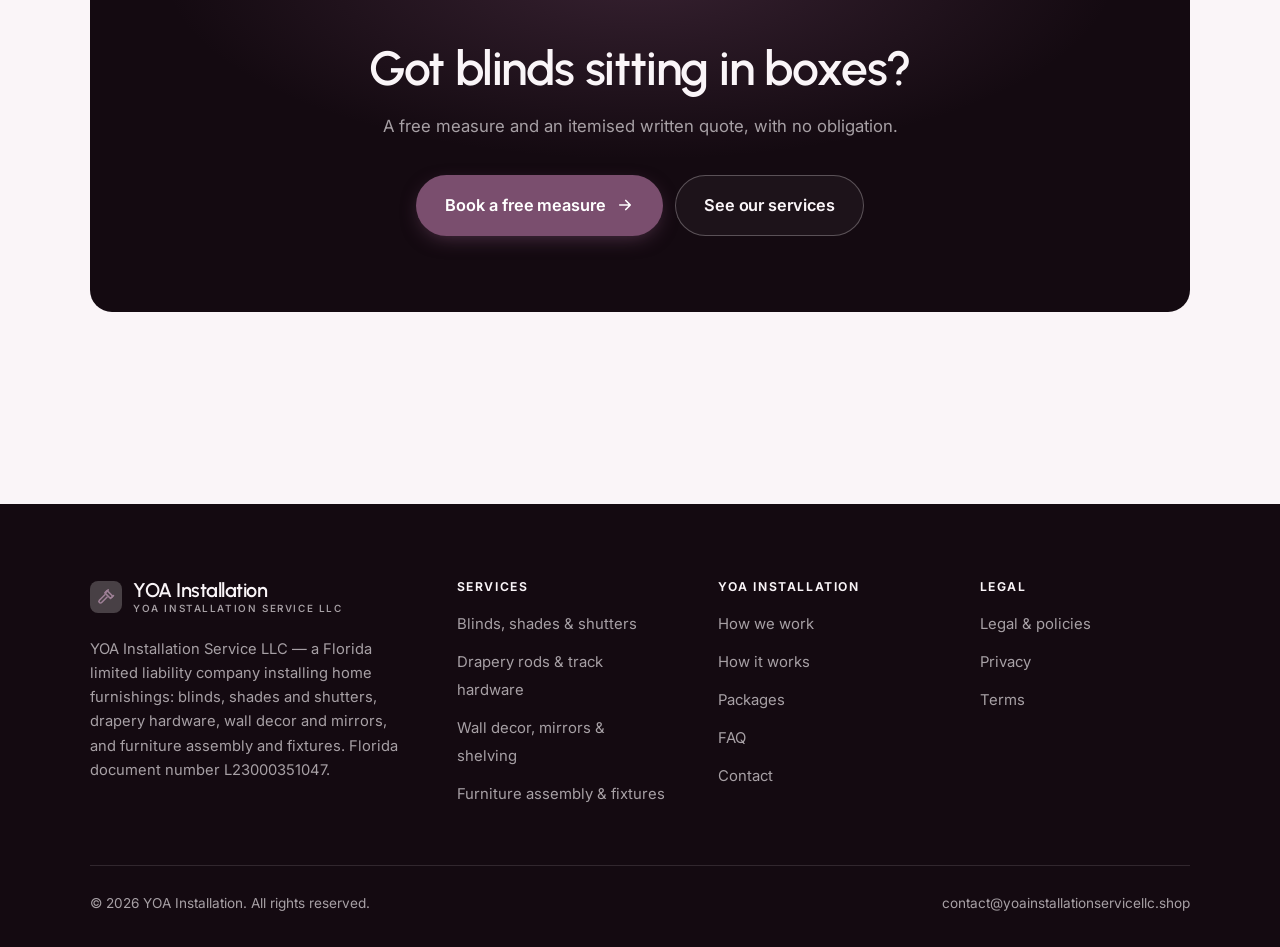
<file: programs.html>
<!DOCTYPE html>
<html lang="en" class="no-js">
<head>
<meta charset="utf-8">
<meta name="viewport" content="width=device-width, initial-scale=1">
<title>Services — YOA Installation</title>
<meta name="description" content="Services of YOA Installation Service LLC: blinds, shades and shutters, drapery and track hardware, wall decor and mirrors, and furniture assembly and fixtures.">
<link rel="canonical" href="https://yoainstallationservicellc.shop/programs.html">

<meta property="og:type" content="website">
<meta property="og:url" content="https://yoainstallationservicellc.shop/programs.html">
<meta property="og:site_name" content="YOA Installation">
<meta property="og:locale" content="en_US">
<meta property="og:title" content="Services — YOA Installation">
<meta property="og:description" content="Services of YOA Installation Service LLC: blinds, shades and shutters, drapery and track hardware, wall decor and mirrors, and furniture assembly and fixtures.">
<meta name="theme-color" content="#140a11">

<link rel="icon" href="assets/img/favicon.svg" type="image/svg+xml">
<link rel="preconnect" href="https://fonts.googleapis.com">
<link rel="preconnect" href="https://fonts.gstatic.com" crossorigin>
<link rel="stylesheet" href="https://fonts.googleapis.com/css2?family=Urbanist:wght@400..700&family=Inter:wght@400..700&display=swap">
<link rel="stylesheet" href="assets/css/style.css">

<!-- Thème appliqué avant le premier rendu (évite le flash) -->
<script>
document.documentElement.classList.remove('no-js');
(function(){try{var t=localStorage.getItem('site-theme');if(t){document.documentElement.setAttribute('data-theme',t);}}catch(e){}})();
</script>
</head>

<body>
<a class="skip-link" href="#main">Skip to main content</a>

<header class="site-header">
  <nav class="wrap nav" aria-label="Main navigation">
    <a class="brand" href="index.html">
      <svg class="brand__mark" viewBox="0 0 64 64" aria-hidden="true">
        <rect class="bm-bg" width="64" height="64" rx="16"/>
        <g class="bm-ic" transform="translate(14 14) scale(1.5)" fill="none" stroke-width="2.1" stroke-linecap="round" stroke-linejoin="round"><path d="M13.5 3.5 21 11l-3 3-7.5-7.5z"/><path d="M10.5 9 3.2 16.3a2.1 2.1 0 0 0 3 3L13.5 12"/><path d="M15 2.5 12 5.5M19.5 12.5 22 10"/></g>
      </svg>
      <span>YOA Installation<span class="brand__sub">YOA Installation Service LLC</span></span>
    </a>

    <ul class="nav__links" id="nav-links">
      <li><a href="index.html">Home</a></li>
      <li><a href="programs.html" aria-current="page">Services</a></li>
      <li><a href="index.html#pricing">Packages</a></li>
      <li><a href="about.html">How we work</a></li>
      <li><a href="contact.html">Contact</a></li>
      <li><a class="btn btn--primary" href="contact.html">Free measure</a></li>
    </ul>

    <div class="nav__cta">
      <button class="theme-toggle" type="button" aria-label="Switch to dark theme">
        <svg class="icon-sun" viewBox="0 0 24 24" fill="none" stroke="currentColor" stroke-width="1.8" stroke-linecap="round" aria-hidden="true"><circle cx="12" cy="12" r="4"/><path d="M12 2v2m0 16v2M2 12h2m16 0h2M4.9 4.9l1.4 1.4m11.4 11.4 1.4 1.4M19.1 4.9l-1.4 1.4M6.3 17.7l-1.4 1.4"/></svg>
        <svg class="icon-moon" viewBox="0 0 24 24" fill="none" stroke="currentColor" stroke-width="1.8" stroke-linecap="round" stroke-linejoin="round" aria-hidden="true"><path d="M21 12.8A9 9 0 1 1 11.2 3a7 7 0 0 0 9.8 9.8z"/></svg>
      </button>
      <a class="btn btn--primary" href="contact.html">Free measure</a>
      <button class="nav__toggle" type="button" aria-expanded="false" aria-controls="nav-links" aria-label="Open menu">
        <svg class="icon-open" viewBox="0 0 24 24" fill="none" stroke="currentColor" stroke-width="2" stroke-linecap="round" aria-hidden="true"><path d="M3 6h18M3 12h18M3 18h18"/></svg>
        <svg class="icon-close" viewBox="0 0 24 24" fill="none" stroke="currentColor" stroke-width="2" stroke-linecap="round" aria-hidden="true"><path d="M6 6l12 12M18 6L6 18"/></svg>
      </button>
    </div>
  </nav>
</header>

<main id="main">

<section class="page-head">
  <div class="wrap">
    <nav class="breadcrumb" aria-label="Breadcrumb">
      <a href="index.html">Home</a><span>/</span><span aria-current="page">Services</span>
    </nav>
    <h1>Our services, in detail</h1>
    <p>Four installation services for homes, designers and property managers, quoted after a free measure.</p>
  </div>
</section>

<section class="section wrap" id="blinds">
  <div class="split reveal">
    <div>
      <span class="eyebrow">Program 01 · Fitted to the opening</span>
      <h2>Blinds, shades &amp; shutters</h2>
      <p>No two openings in a house are the same width, and plenty are not square. We measure each one individually, at top, middle and bottom, decide inside or outside mount deliberately, and fit square to the window rather than to the wall that is out of true.</p>
      <ul class="tags"><li>Per job</li><li>Homes and rentals</li><li>Written quote</li><li>Site measure</li></ul>
      <p><a class="arrow-link" href="contact.html">Start this program <svg viewBox="0 0 24 24" fill="none" stroke="currentColor" stroke-width="2.2" stroke-linecap="round" stroke-linejoin="round" aria-hidden="true"><path d="M5 12h14M13 6l6 6-6 6"/></svg></a></p>
    </div>
    <div class="grid grid--2 grid--tight">
      <article class="card card--sm">
        <h3>Stage 1 · Measure</h3>
        <p>Every opening, in three places.</p>
      </article>
      <article class="card card--sm">
        <h3>Stage 2 · Specification</h3>
        <p>Mount type, stack and control side.</p>
      </article>
      <article class="card card--sm">
        <h3>Stage 3 · Safety</h3>
        <p>Cordless or inaccessible cords where children are present.</p>
      </article>
      <article class="card card--sm">
        <h3>Stage 4 · Install</h3>
        <p>Fitted square, operation checked.</p>
      </article>
    </div>
  </div>
</section>

<section class="section section--flush wrap" id="drapery">
  <div class="split reveal">
    <div class="grid grid--2 grid--tight">
      <article class="card card--sm">
        <h3>Stage 1 · Weight</h3>
        <p>What the hardware actually has to carry.</p>
      </article>
      <article class="card card--sm">
        <h3>Stage 2 · Anchoring</h3>
        <p>Studs located, correct anchors chosen.</p>
      </article>
      <article class="card card--sm">
        <h3>Stage 3 · Heights</h3>
        <p>Set so the fabric hangs and clears properly.</p>
      </article>
      <article class="card card--sm">
        <h3>Stage 4 · Hanging</h3>
        <p>Dressed and checked level.</p>
      </article>
    </div>
    <div>
      <span class="eyebrow">Program 02 · Anchored for the weight</span>
      <h2>Drapery rods &amp; track hardware</h2>
      <p>Lined drapery is heavy, and a rod anchored only into drywall will pull out eventually. We locate studs or use the right anchors for the substrate, add intermediate brackets on long spans, and set heights so the fabric hangs level and clears the floor the way you intended.</p>
      <ul class="tags"><li>Per job</li><li>Homes and designers</li><li>Written quote</li><li>Fabric details</li></ul>
      <p><a class="arrow-link" href="contact.html">Start this program <svg viewBox="0 0 24 24" fill="none" stroke="currentColor" stroke-width="2.2" stroke-linecap="round" stroke-linejoin="round" aria-hidden="true"><path d="M5 12h14M13 6l6 6-6 6"/></svg></a></p>
    </div>
  </div>
</section>

<section class="section section--flush wrap" id="wall">
  <div class="split reveal">
    <div>
      <span class="eyebrow">Program 03 · On the wall, staying there</span>
      <h2>Wall decor, mirrors &amp; shelving</h2>
      <p>Drywall, plaster, block and stud walls all hold weight differently, and a heavy mirror on the wrong anchor is a genuine hazard. We find out what the wall is first, set gallery walls out on paper before a single hole, and tell you honestly when something needs a different position.</p>
      <ul class="tags"><li>Per job</li><li>Homes and offices</li><li>Written quote</li><li>Access to the wall</li></ul>
      <p><a class="arrow-link" href="contact.html">Start this program <svg viewBox="0 0 24 24" fill="none" stroke="currentColor" stroke-width="2.2" stroke-linecap="round" stroke-linejoin="round" aria-hidden="true"><path d="M5 12h14M13 6l6 6-6 6"/></svg></a></p>
    </div>
    <div class="grid grid--2 grid--tight">
      <article class="card card--sm">
        <h3>Stage 1 · Wall type</h3>
        <p>Drywall, plaster, block or stud.</p>
      </article>
      <article class="card card--sm">
        <h3>Stage 2 · Layout</h3>
        <p>Set out and agreed before drilling.</p>
      </article>
      <article class="card card--sm">
        <h3>Stage 3 · Anchoring</h3>
        <p>Rated for the weight, with margin.</p>
      </article>
      <article class="card card--sm">
        <h3>Stage 4 · Level</h3>
        <p>Checked, and checked again.</p>
      </article>
    </div>
  </div>
</section>

<section class="section section--flush wrap" id="assembly">
  <div class="split reveal">
    <div class="grid grid--2 grid--tight">
      <article class="card card--sm">
        <h3>Stage 1 · Check the parts</h3>
        <p>Before starting, not halfway.</p>
      </article>
      <article class="card card--sm">
        <h3>Stage 2 · Assembly</h3>
        <p>To the instructions, in order.</p>
      </article>
      <article class="card card--sm">
        <h3>Stage 3 · Anti-tip</h3>
        <p>Tall units anchored as required.</p>
      </article>
      <article class="card card--sm">
        <h3>Stage 4 · Clear up</h3>
        <p>Packaging removed, floor left clean.</p>
      </article>
    </div>
    <div>
      <span class="eyebrow">Program 04 · Built right, once</span>
      <h2>Furniture assembly &amp; fixtures</h2>
      <p>Flat-pack furniture is forgiving of nothing: one panel reversed early and the whole piece is wrong by the end. We build to the instructions, anchor tall units to the wall as the manufacturer requires, and mount televisions within the bracket's stated weight on fixings the wall can take.</p>
      <ul class="tags"><li>Per job</li><li>Homes and rentals</li><li>Written quote</li><li>Parts on site</li></ul>
      <p><a class="arrow-link" href="contact.html">Start this program <svg viewBox="0 0 24 24" fill="none" stroke="currentColor" stroke-width="2.2" stroke-linecap="round" stroke-linejoin="round" aria-hidden="true"><path d="M5 12h14M13 6l6 6-6 6"/></svg></a></p>
    </div>
  </div>
</section>

<section class="wrap section--tight">
  <div class="cta-band reveal">
    <h2>Got blinds sitting in boxes?</h2>
    <p>A free measure and an itemised written quote, with no obligation.</p>
    <div class="hero__actions">
      <a class="btn btn--primary btn--lg" href="contact.html">Book a free measure <svg viewBox="0 0 24 24" fill="none" stroke="currentColor" stroke-width="2.2" stroke-linecap="round" stroke-linejoin="round" aria-hidden="true"><path d="M5 12h14M13 6l6 6-6 6"/></svg></a>
      <a class="btn btn--on-dark btn--lg" href="programs.html">See our services</a>
    </div>
  </div>
</section>

</main>

<footer class="site-footer">
  <div class="wrap">
    <div class="footer__grid">
      <div class="footer__brand">
        <a class="brand" href="index.html">
          <svg class="brand__mark" viewBox="0 0 64 64" aria-hidden="true">
        <rect class="bm-bg" width="64" height="64" rx="16"/>
        <g class="bm-ic" transform="translate(14 14) scale(1.5)" fill="none" stroke-width="2.1" stroke-linecap="round" stroke-linejoin="round"><path d="M13.5 3.5 21 11l-3 3-7.5-7.5z"/><path d="M10.5 9 3.2 16.3a2.1 2.1 0 0 0 3 3L13.5 12"/><path d="M15 2.5 12 5.5M19.5 12.5 22 10"/></g>
      </svg>
          <span>YOA Installation<span class="brand__sub">YOA Installation Service LLC</span></span>
        </a>
        <p>YOA Installation Service LLC — a Florida limited liability company installing home furnishings: blinds, shades and shutters, drapery hardware, wall decor and mirrors, and furniture assembly and fixtures. Florida document number L23000351047.</p>
      </div>

      <div class="footer__col">
        <h4>Services</h4>
        <ul>
          <li><a href="programs.html#blinds">Blinds, shades &amp; shutters</a></li>
          <li><a href="programs.html#drapery">Drapery rods &amp; track hardware</a></li>
          <li><a href="programs.html#wall">Wall decor, mirrors &amp; shelving</a></li>
          <li><a href="programs.html#assembly">Furniture assembly &amp; fixtures</a></li>
        </ul>
      </div>

      <div class="footer__col">
        <h4>YOA Installation</h4>
        <ul>
          <li><a href="about.html">How we work</a></li>
          <li><a href="index.html#how-it-works">How it works</a></li>
          <li><a href="index.html#pricing">Packages</a></li>
          <li><a href="index.html#faq">FAQ</a></li>
          <li><a href="contact.html">Contact</a></li>
        </ul>
      </div>

      <div class="footer__col">
        <h4>Legal</h4>
        <ul>
          <li><a href="legal.html">Legal &amp; policies</a></li>
          <li><a href="legal.html#privacy">Privacy</a></li>
          <li><a href="legal.html#terms">Terms</a></li>
        </ul>
      </div>
    </div>

    <div class="footer__bottom">
      <p>© <span data-year>2026</span> YOA Installation. All rights reserved.</p>
      <p><a href="mailto:contact@yoainstallationservicellc.shop">contact@yoainstallationservicellc.shop</a></p>
    </div>
  </div>
</footer>

<script src="assets/js/main.js" defer></script>
</body>
</html>
</file>
<file: assets/css/style.css>
/* YOA Installation — couleurs et polices de la marque.
   Modifier ces valeurs suffit à changer l'identité visuelle de tout le site. */
:root {
  --c-accent:    #7a4e6e;
  --c-on-accent: #ffffff;
  --c-ink:       #140a11;
  --c-paper:     #faf5f8;

  --accent-ink-light: color-mix(in srgb, var(--c-accent) 58%, black);
  --accent-on-dark:   color-mix(in srgb, var(--c-accent) 72%, white);

  --font-display: "Urbanist", system-ui, -apple-system, "Segoe UI", sans-serif;
  --font-body: "Inter", system-ui, -apple-system, "Segoe UI", sans-serif;
  --display-weight: 600;
  --display-tracking: -.025em;
}

/* ==========================================================================
   Feuille de style commune aux sites de coaching
   Les couleurs de marque (--c-accent, --c-on-accent, --c-ink, --c-paper) et
   les polices sont définies juste au-dessus, par site. Tout le reste en dérive.
   ========================================================================== */

/* --------------------------------------------------------------------------
   1. Tokens dérivés
   -------------------------------------------------------------------------- */

:root {
  /* Thème clair */
  --paper:      var(--c-paper);
  --paper-2:    color-mix(in srgb, var(--c-paper) 95%, var(--c-ink));
  --paper-3:    color-mix(in srgb, var(--c-paper) 89%, var(--c-ink));
  --line:       color-mix(in srgb, var(--c-paper) 86%, var(--c-ink));
  --text:       color-mix(in srgb, var(--c-ink) 94%, var(--c-paper));
  --muted:      color-mix(in srgb, var(--c-ink) 64%, var(--c-paper));
  --accent:     var(--c-accent);
  --accent-600: color-mix(in srgb, var(--c-accent) 86%, black);
  --accent-ink: var(--accent-ink-light);
  --on-accent:  var(--c-on-accent);
  --ink:        var(--c-ink);
  --ink-soft:   color-mix(in srgb, var(--c-ink) 90%, white);
  --on-ink:     var(--c-paper);
  --on-ink-mut: color-mix(in srgb, var(--c-paper) 64%, var(--c-ink));
  --brand-bg:   var(--c-ink);

  /* Rayons */
  --r-sm: 8px;
  --r-md: 14px;
  --r-lg: 22px;
  --r-full: 999px;

  /* Ombres */
  --sh-1: 0 1px 2px rgba(0, 0, 0, .05), 0 2px 8px rgba(0, 0, 0, .04);
  --sh-2: 0 2px 4px rgba(0, 0, 0, .05), 0 12px 32px rgba(0, 0, 0, .09);
  --sh-3: 0 4px 8px rgba(0, 0, 0, .06), 0 24px 56px rgba(0, 0, 0, .14);

  /* Rythme */
  --gutter: clamp(16px, 4vw, 40px);
  --maxw: 1180px;
  --section-y: clamp(64px, 9vw, 124px);

  --ease: cubic-bezier(.22, .61, .36, 1);
}

/* Thème sombre — suit le système, sauf si l'utilisateur a choisi « clair » */
@media (prefers-color-scheme: dark) {
  :root:not([data-theme="light"]) {
    --paper:      var(--c-ink);
    --paper-2:    color-mix(in srgb, var(--c-ink) 92%, white);
    --paper-3:    color-mix(in srgb, var(--c-ink) 86%, white);
    --line:       color-mix(in srgb, var(--c-ink) 80%, white);
    --text:       color-mix(in srgb, var(--c-paper) 94%, var(--c-ink));
    --muted:      color-mix(in srgb, var(--c-paper) 66%, var(--c-ink));
    --accent-ink: var(--accent-on-dark);
    --ink:        color-mix(in srgb, var(--c-ink) 72%, black);
    --brand-bg:   color-mix(in srgb, var(--c-ink) 80%, white);
    --sh-1: 0 1px 2px rgba(0, 0, 0, .4), 0 2px 8px rgba(0, 0, 0, .3);
    --sh-2: 0 2px 4px rgba(0, 0, 0, .4), 0 12px 32px rgba(0, 0, 0, .45);
    --sh-3: 0 4px 8px rgba(0, 0, 0, .45), 0 24px 56px rgba(0, 0, 0, .55);
  }
}

/* Thème sombre — choix explicite */
:root[data-theme="dark"] {
  --paper:      var(--c-ink);
  --paper-2:    color-mix(in srgb, var(--c-ink) 92%, white);
  --paper-3:    color-mix(in srgb, var(--c-ink) 86%, white);
  --line:       color-mix(in srgb, var(--c-ink) 80%, white);
  --text:       color-mix(in srgb, var(--c-paper) 94%, var(--c-ink));
  --muted:      color-mix(in srgb, var(--c-paper) 66%, var(--c-ink));
  --accent-ink: var(--accent-on-dark);
  --ink:        color-mix(in srgb, var(--c-ink) 72%, black);
  --brand-bg:   color-mix(in srgb, var(--c-ink) 80%, white);
  --sh-1: 0 1px 2px rgba(0, 0, 0, .4), 0 2px 8px rgba(0, 0, 0, .3);
  --sh-2: 0 2px 4px rgba(0, 0, 0, .4), 0 12px 32px rgba(0, 0, 0, .45);
  --sh-3: 0 4px 8px rgba(0, 0, 0, .45), 0 24px 56px rgba(0, 0, 0, .55);
}

/* --------------------------------------------------------------------------
   2. Reset / base
   -------------------------------------------------------------------------- */

*, *::before, *::after { box-sizing: border-box; }

* { margin: 0; }

html {
  -webkit-text-size-adjust: 100%;
  scroll-behavior: smooth;
  scroll-padding-top: 88px;
}

body {
  background: var(--paper);
  color: var(--text);
  font-family: var(--font-body);
  font-size: 17px;
  line-height: 1.65;
  -webkit-font-smoothing: antialiased;
  text-rendering: optimizeLegibility;
  overflow-x: hidden;
}

img, svg, video { display: block; max-width: 100%; height: auto; }

a { color: inherit; text-decoration: none; }

button, input, textarea, select { font: inherit; color: inherit; }

h1, h2, h3, h4 {
  font-family: var(--font-display);
  font-weight: var(--display-weight);
  line-height: 1.08;
  letter-spacing: var(--display-tracking);
  text-wrap: balance;
}

p { text-wrap: pretty; }

:focus-visible {
  outline: 3px solid var(--accent);
  outline-offset: 3px;
  border-radius: 4px;
}

::selection { background: var(--accent); color: var(--on-accent); }

/* --------------------------------------------------------------------------
   3. Utilitaires de mise en page
   -------------------------------------------------------------------------- */

.wrap {
  width: 100%;
  max-width: var(--maxw);
  margin-inline: auto;
  padding-inline: var(--gutter);
}

.section { padding-block: var(--section-y); }
.section--flush { padding-top: 0; }
.section--tight { padding-block: clamp(48px, 6vw, 80px); }

.skip-link {
  position: absolute;
  left: 12px;
  top: -100px;
  z-index: 200;
  background: var(--accent);
  color: var(--on-accent);
  padding: 12px 20px;
  border-radius: var(--r-sm);
  font-weight: 600;
  transition: top .2s var(--ease);
}
.skip-link:focus { top: 12px; }

.eyebrow {
  display: inline-flex;
  align-items: center;
  gap: 8px;
  font-size: .78rem;
  font-weight: 650;
  letter-spacing: .14em;
  text-transform: uppercase;
  color: var(--accent-ink);
  margin-bottom: 18px;
}
.eyebrow::before {
  content: "";
  width: 22px;
  height: 2px;
  background: var(--accent);
  border-radius: 2px;
}

.section-head { max-width: 62ch; margin-bottom: clamp(36px, 5vw, 60px); }
.section-head h2 { font-size: clamp(2rem, 4.4vw, 3.1rem); }
.section-head p {
  margin-top: 18px;
  color: var(--muted);
  font-size: clamp(1rem, 1.6vw, 1.12rem);
  max-width: 58ch;
}

.section-head--center { margin-inline: auto; text-align: center; }
.section-head--center .eyebrow { justify-content: center; }
.section-head--center p { margin-inline: auto; }

/* --------------------------------------------------------------------------
   4. Boutons
   -------------------------------------------------------------------------- */

.btn {
  display: inline-flex;
  align-items: center;
  justify-content: center;
  gap: 10px;
  padding: 14px 26px;
  border: 1px solid transparent;
  border-radius: var(--r-full);
  font-weight: 620;
  font-size: .98rem;
  letter-spacing: -.005em;
  cursor: pointer;
  white-space: nowrap;
  transition: transform .18s var(--ease), background-color .18s var(--ease),
              border-color .18s var(--ease), box-shadow .18s var(--ease), color .18s var(--ease);
}
.btn:hover { transform: translateY(-2px); }
.btn:active { transform: translateY(0); }

.btn--primary {
  background: var(--accent);
  color: var(--on-accent);
  box-shadow: 0 6px 20px -6px color-mix(in srgb, var(--c-accent) 65%, transparent);
}
.btn--primary:hover {
  background: var(--accent-600);
  box-shadow: 0 12px 28px -8px color-mix(in srgb, var(--c-accent) 70%, transparent);
}

.btn--ghost {
  border-color: var(--line);
  background: transparent;
  color: var(--text);
}
.btn--ghost:hover { border-color: var(--accent); color: var(--accent-ink); }

.btn--on-dark {
  border-color: color-mix(in srgb, var(--c-paper) 28%, transparent);
  color: var(--on-ink);
  background: color-mix(in srgb, var(--c-paper) 4%, transparent);
}
.btn--on-dark:hover {
  border-color: color-mix(in srgb, var(--c-paper) 60%, transparent);
  background: color-mix(in srgb, var(--c-paper) 10%, transparent);
}

.btn--lg { padding: 16px 28px; font-size: 1.02rem; }
.btn--block { width: 100%; }

.btn svg { width: 18px; height: 18px; flex: none; }

@media (max-width: 420px) {
  .btn--lg { padding: 15px 22px; font-size: 1rem; white-space: normal; text-align: center; }
}

/* Lien fléché */
.arrow-link {
  display: inline-flex;
  align-items: center;
  gap: 8px;
  font-weight: 620;
  color: var(--accent-ink);
}
.arrow-link svg { width: 16px; height: 16px; transition: transform .18s var(--ease); }
.arrow-link:hover svg { transform: translateX(4px); }

/* --------------------------------------------------------------------------
   5. En-tête / navigation
   -------------------------------------------------------------------------- */

.site-header {
  position: sticky;
  top: 0;
  z-index: 100;
  background: color-mix(in srgb, var(--paper) 82%, transparent);
  backdrop-filter: saturate(180%) blur(14px);
  -webkit-backdrop-filter: saturate(180%) blur(14px);
  border-bottom: 1px solid transparent;
  transition: border-color .25s var(--ease), background-color .25s var(--ease);
}
.site-header.is-stuck {
  border-bottom-color: var(--line);
  background: color-mix(in srgb, var(--paper) 94%, transparent);
}

.nav {
  display: flex;
  align-items: center;
  justify-content: space-between;
  gap: 24px;
  height: 74px;
}

.brand {
  display: inline-flex;
  align-items: center;
  gap: 11px;
  font-family: var(--font-display);
  font-weight: var(--display-weight);
  font-size: 1.24rem;
  letter-spacing: var(--display-tracking);
  flex: none;
  line-height: 1.1;
}
.brand__mark { width: 32px; height: 32px; flex: none; }
.brand__mark .bm-bg { fill: var(--brand-bg); }
.brand__mark .bm-ic { stroke: var(--accent-on-dark); color: var(--accent-on-dark); }
.brand__sub {
  display: block;
  font-family: var(--font-body);
  font-size: .62rem;
  font-weight: 550;
  letter-spacing: .16em;
  text-transform: uppercase;
  color: var(--muted);
  margin-top: 1px;
}

.nav__links {
  display: flex;
  align-items: center;
  gap: 4px;
  list-style: none;
  padding: 0;
}
.nav__links a {
  display: block;
  padding: 9px 14px;
  border-radius: var(--r-full);
  font-size: .95rem;
  font-weight: 520;
  color: var(--muted);
  transition: color .16s var(--ease), background-color .16s var(--ease);
}
.nav__links a:hover { color: var(--text); background: var(--paper-2); }
.nav__links a[aria-current="page"] { color: var(--text); font-weight: 620; }
.nav__links .btn { display: none; }

.nav__cta { display: flex; align-items: center; gap: 10px; flex: none; }

.nav__toggle {
  display: none;
  width: 44px;
  height: 44px;
  align-items: center;
  justify-content: center;
  background: transparent;
  border: 1px solid var(--line);
  border-radius: var(--r-full);
  cursor: pointer;
}
.nav__toggle svg { width: 20px; height: 20px; }
.nav__toggle .icon-close { display: none; }
.nav__toggle[aria-expanded="true"] .icon-open { display: none; }
.nav__toggle[aria-expanded="true"] .icon-close { display: block; }

@media (max-width: 900px) {
  .nav__links, .nav__cta .btn { display: none; }
  .nav__toggle { display: inline-flex; }

  .nav__links {
    position: fixed;
    inset: 74px 0 auto;
    flex-direction: column;
    align-items: stretch;
    gap: 2px;
    padding: 20px var(--gutter) 32px;
    background: var(--paper);
    border-bottom: 1px solid var(--line);
    box-shadow: var(--sh-2);
  }
  .nav__links.is-open { display: flex; }
  .nav__links a { padding: 14px 4px; font-size: 1.1rem; border-radius: var(--r-sm); }
  .nav__links a.btn { display: inline-flex; margin-top: 14px; padding: 14px 26px; color: var(--on-accent); }
}

@media (max-width: 380px) {
  .brand__sub { display: none; }
}

/* Bouton de thème */
.theme-toggle {
  width: 44px;
  height: 44px;
  display: inline-flex;
  align-items: center;
  justify-content: center;
  background: transparent;
  border: 1px solid var(--line);
  border-radius: var(--r-full);
  cursor: pointer;
  color: var(--muted);
  transition: color .16s var(--ease), border-color .16s var(--ease);
}
.theme-toggle:hover { color: var(--text); border-color: var(--accent); }
.theme-toggle svg { width: 18px; height: 18px; }
.theme-toggle .icon-moon { display: none; }
:root[data-theme="dark"] .theme-toggle .icon-sun { display: none; }
:root[data-theme="dark"] .theme-toggle .icon-moon { display: block; }
@media (prefers-color-scheme: dark) {
  :root:not([data-theme="light"]) .theme-toggle .icon-sun { display: none; }
  :root:not([data-theme="light"]) .theme-toggle .icon-moon { display: block; }
}

/* --------------------------------------------------------------------------
   6. Hero
   -------------------------------------------------------------------------- */

.hero {
  position: relative;
  background: var(--ink);
  color: var(--on-ink);
  overflow: hidden;
  isolation: isolate;
}

/* Halo de couleur + grain léger */
.hero::before {
  content: "";
  position: absolute;
  inset: -30% -10% auto;
  height: 130%;
  background:
    radial-gradient(60% 55% at 78% 18%, color-mix(in srgb, var(--c-accent) 34%, transparent), transparent 62%),
    radial-gradient(48% 44% at 12% 88%, color-mix(in srgb, var(--c-accent) 16%, transparent), transparent 66%);
  z-index: -2;
  pointer-events: none;
}
.hero::after {
  content: "";
  position: absolute;
  inset: 0;
  background-image: url("data:image/svg+xml,%3Csvg xmlns='http://www.w3.org/2000/svg' width='160' height='160'%3E%3Cfilter id='n'%3E%3CfeTurbulence type='fractalNoise' baseFrequency='.85' numOctaves='3'/%3E%3C/filter%3E%3Crect width='160' height='160' filter='url(%23n)' opacity='.28'/%3E%3C/svg%3E");
  opacity: .45;
  mix-blend-mode: overlay;
  z-index: -1;
  pointer-events: none;
}

.hero__inner {
  display: grid;
  grid-template-columns: minmax(0, 1.05fr) minmax(0, .95fr);
  align-items: center;
  gap: clamp(32px, 5vw, 72px);
  padding-block: clamp(56px, 8vw, 110px);
}

.hero h1 {
  font-size: clamp(2.5rem, 6vw, 4.6rem);
  letter-spacing: calc(var(--display-tracking) * 1.4);
}
.hero h1 em {
  font-style: normal;
  color: var(--accent-on-dark);
  text-decoration: underline;
  text-decoration-color: color-mix(in srgb, var(--c-accent) 45%, transparent);
  text-decoration-thickness: .1em;
  text-underline-offset: .14em;
  text-decoration-skip-ink: none;
}

.hero__lede {
  margin-top: 22px;
  font-size: clamp(1.04rem, 1.9vw, 1.2rem);
  color: var(--on-ink-mut);
  max-width: 50ch;
}

.hero__actions {
  display: flex;
  flex-wrap: wrap;
  gap: 12px;
  margin-top: 34px;
}

.hero__eyebrow { color: var(--accent-on-dark); }
.hero__eyebrow::before { background: var(--accent-on-dark); }

/* Faits sur l'offre */
.hero__proof {
  display: grid;
  grid-template-columns: repeat(4, minmax(0, 1fr));
  gap: clamp(18px, 3vw, 32px);
  margin-top: 44px;
  padding: 26px 0 0;
  border-top: 1px solid color-mix(in srgb, var(--c-paper) 14%, transparent);
  list-style: none;
}
.stat__num {
  display: block;
  font-family: var(--font-display);
  font-size: clamp(1.5rem, 2.6vw, 2.05rem);
  font-weight: var(--display-weight);
  line-height: 1;
  letter-spacing: var(--display-tracking);
  white-space: nowrap;
}
.stat__label {
  display: block;
  margin-top: 7px;
  font-size: .82rem;
  line-height: 1.4;
  color: var(--on-ink-mut);
}

.hero__art svg { width: 100%; height: auto; border-radius: var(--r-lg); box-shadow: var(--sh-3); }

@media (max-width: 880px) {
  .hero__inner { grid-template-columns: 1fr; }
  .hero__art { order: -1; max-width: 560px; }
}
@media (max-width: 540px) {
  .hero__proof { grid-template-columns: repeat(2, minmax(0, 1fr)); }
}

/* --------------------------------------------------------------------------
   7. Bandeau défilant
   -------------------------------------------------------------------------- */

.marquee {
  background: var(--ink-soft);
  color: var(--on-ink-mut);
  border-top: 1px solid color-mix(in srgb, var(--c-paper) 8%, transparent);
  padding-block: 18px;
  overflow: hidden;
  white-space: nowrap;
  mask-image: linear-gradient(90deg, transparent, #000 8%, #000 92%, transparent);
  -webkit-mask-image: linear-gradient(90deg, transparent, #000 8%, #000 92%, transparent);
}
.marquee__track {
  display: inline-flex;
  gap: 42px;
  align-items: center;
  animation: marquee 38s linear infinite;
  font-size: .86rem;
  letter-spacing: .12em;
  text-transform: uppercase;
  font-weight: 560;
}
.marquee__track span { display: inline-flex; align-items: center; gap: 42px; }
.marquee__track span::after {
  content: "";
  width: 5px; height: 5px;
  border-radius: 50%;
  background: var(--accent);
  opacity: .8;
}
@keyframes marquee { to { transform: translateX(-50%); } }

/* --------------------------------------------------------------------------
   8. Grilles de cartes
   -------------------------------------------------------------------------- */

.grid {
  display: grid;
  gap: clamp(16px, 2.2vw, 26px);
}
.grid--2 { grid-template-columns: repeat(auto-fit, minmax(min(100%, 260px), 1fr)); }
.grid--3 { grid-template-columns: repeat(auto-fit, minmax(min(100%, 270px), 1fr)); }
.grid--4 { grid-template-columns: repeat(auto-fit, minmax(min(100%, 230px), 1fr)); }
.grid--tight { gap: 14px; }

.card {
  position: relative;
  display: flex;
  flex-direction: column;
  padding: 28px;
  background: var(--paper-2);
  border: 1px solid var(--line);
  border-radius: var(--r-lg);
  transition: transform .22s var(--ease), box-shadow .22s var(--ease), border-color .22s var(--ease);
}
a.card:hover, .card--lift:hover {
  transform: translateY(-5px);
  box-shadow: var(--sh-2);
  border-color: color-mix(in srgb, var(--c-accent) 45%, var(--line));
}
.card--sm { padding: 22px; }
.card--sm h3 { font-size: 1rem; }
.card__icon {
  width: 52px;
  height: 52px;
  display: grid;
  place-items: center;
  border-radius: var(--r-md);
  background: color-mix(in srgb, var(--c-accent) 15%, transparent);
  color: var(--accent-ink);
  margin-bottom: 20px;
}
.card__icon svg { width: 26px; height: 26px; }
.card h3 { font-size: 1.22rem; margin-bottom: 10px; }
.card p { color: var(--muted); font-size: .95rem; }
.card .arrow-link { margin-top: auto; padding-top: 18px; font-size: .92rem; }

.tags {
  list-style: none;
  padding: 0;
  margin: 18px 0 0;
  display: flex;
  flex-wrap: wrap;
  gap: 7px;
}
.tags li {
  font-size: .78rem;
  font-weight: 560;
  padding: 5px 11px;
  border-radius: var(--r-full);
  background: var(--paper);
  border: 1px solid var(--line);
  color: var(--muted);
}

/* --------------------------------------------------------------------------
   9. Méthode (étapes)
   -------------------------------------------------------------------------- */

.steps { counter-reset: step; }
.step {
  position: relative;
  padding: 30px 26px 26px;
  background: var(--paper);
  border: 1px solid var(--line);
  border-radius: var(--r-lg);
}
.step::before {
  counter-increment: step;
  content: "0" counter(step);
  display: block;
  font-family: var(--font-display);
  font-size: 2.6rem;
  font-weight: var(--display-weight);
  line-height: 1;
  letter-spacing: var(--display-tracking);
  color: color-mix(in srgb, var(--c-accent) 55%, var(--paper));
  margin-bottom: 16px;
}
.step h3 { font-size: 1.12rem; margin-bottom: 9px; }
.step p { color: var(--muted); font-size: .93rem; }

/* --------------------------------------------------------------------------
   10. Tarifs
   -------------------------------------------------------------------------- */

.plans { align-items: start; }

.plan {
  display: flex;
  flex-direction: column;
  padding: 32px 28px;
  background: var(--paper);
  border: 1px solid var(--line);
  border-radius: var(--r-lg);
  height: 100%;
  position: relative;
}
.plan--featured {
  background: var(--ink);
  color: var(--on-ink);
  border-color: var(--ink);
  box-shadow: var(--sh-3);
}
.plan--featured .plan__desc,
.plan--featured .plan__period,
.plan--featured .plan__features li { color: var(--on-ink-mut); }
.plan--featured .plan__features li::before { color: var(--accent-on-dark); }

.plan__tag {
  position: absolute;
  top: 18px;
  right: 18px;
  font-size: .7rem;
  font-weight: 680;
  letter-spacing: .1em;
  text-transform: uppercase;
  padding: 5px 12px;
  border-radius: var(--r-full);
  background: var(--accent);
  color: var(--on-accent);
}

.plan h3 { font-size: 1.3rem; }
.plan--featured h3 { padding-right: 120px; }
.plan__desc { margin-top: 8px; color: var(--muted); font-size: .92rem; min-height: 2.8em; }

.plan__price {
  display: flex;
  align-items: baseline;
  gap: 6px;
  margin: 22px 0 4px;
  font-family: var(--font-display);
  font-size: clamp(2.2rem, 4vw, 2.9rem);
  font-weight: var(--display-weight);
  letter-spacing: var(--display-tracking);
  line-height: 1;
}
.plan__period { font-family: var(--font-body); font-size: .9rem; font-weight: 450; color: var(--muted); letter-spacing: 0; }

.plan__features {
  list-style: none;
  padding: 0;
  margin: 24px 0 28px;
  display: grid;
  gap: 11px;
  flex: 1;
}
.plan__features li {
  display: grid;
  grid-template-columns: 20px 1fr;
  gap: 10px;
  font-size: .93rem;
  color: var(--muted);
  align-items: start;
}
.plan__features li::before {
  content: "✓";
  color: var(--accent-ink);
  font-weight: 700;
  line-height: 1.5;
}

.plans-note { text-align: center; margin-top: 26px; font-size: .88rem; color: var(--muted); }

/* --------------------------------------------------------------------------
   11. Bloc split (texte + illustration)
   -------------------------------------------------------------------------- */

.split {
  display: grid;
  grid-template-columns: repeat(auto-fit, minmax(min(100%, 340px), 1fr));
  gap: clamp(32px, 5vw, 68px);
  align-items: center;
}
.split--top { align-items: start; }
.split__art svg { width: 100%; border-radius: var(--r-lg); box-shadow: var(--sh-2); }
.split h2 { font-size: clamp(1.9rem, 4vw, 2.8rem); }
.split p { margin-top: 18px; color: var(--muted); }
.split .tags { margin-top: 22px; }

/* --------------------------------------------------------------------------
   12. FAQ
   -------------------------------------------------------------------------- */

.faq { max-width: 780px; margin-inline: auto; }
.faq details {
  border-bottom: 1px solid var(--line);
  padding: 4px 0;
}
.faq summary {
  display: flex;
  align-items: center;
  justify-content: space-between;
  gap: 20px;
  padding: 22px 4px;
  cursor: pointer;
  list-style: none;
  font-family: var(--font-display);
  font-size: 1.08rem;
  font-weight: var(--display-weight);
  letter-spacing: var(--display-tracking);
}
.faq summary::-webkit-details-marker { display: none; }
.faq summary::after {
  content: "";
  flex: none;
  width: 13px;
  height: 13px;
  border-right: 2px solid var(--muted);
  border-bottom: 2px solid var(--muted);
  transform: rotate(45deg) translate(-3px, -3px);
  transition: transform .2s var(--ease), border-color .2s var(--ease);
}
.faq details[open] summary::after {
  transform: rotate(225deg) translate(-3px, -3px);
  border-color: var(--accent);
}
.faq details p { padding: 0 4px 24px; color: var(--muted); max-width: 66ch; }

/* --------------------------------------------------------------------------
   13. Bandeau d'appel à l'action
   -------------------------------------------------------------------------- */

.cta-band {
  position: relative;
  background: var(--ink);
  color: var(--on-ink);
  border-radius: var(--r-lg);
  padding: clamp(40px, 6vw, 76px) clamp(24px, 5vw, 64px);
  overflow: hidden;
  isolation: isolate;
  text-align: center;
}
.cta-band::before {
  content: "";
  position: absolute;
  inset: 0;
  background: radial-gradient(70% 90% at 50% 0%, color-mix(in srgb, var(--c-accent) 34%, transparent), transparent 62%);
  z-index: -1;
}
.cta-band h2 { font-size: clamp(1.9rem, 4.4vw, 3rem); }
.cta-band p {
  margin: 18px auto 0;
  max-width: 52ch;
  color: var(--on-ink-mut);
  font-size: 1.05rem;
}
.cta-band .hero__actions { justify-content: center; }

/* --------------------------------------------------------------------------
   14. Formulaire
   -------------------------------------------------------------------------- */

.form-layout {
  display: grid;
  grid-template-columns: minmax(0, 1fr) minmax(0, 420px);
  gap: clamp(32px, 5vw, 64px);
  align-items: start;
}
@media (max-width: 880px) { .form-layout { grid-template-columns: 1fr; } }

.form {
  display: grid;
  gap: 18px;
  padding: clamp(22px, 3.5vw, 36px);
  background: var(--paper-2);
  border: 1px solid var(--line);
  border-radius: var(--r-lg);
}
.form__row { display: grid; grid-template-columns: repeat(auto-fit, minmax(min(100%, 200px), 1fr)); gap: 18px; }

.field { display: grid; gap: 7px; }
.field label { font-size: .88rem; font-weight: 600; }
.field label .req { color: var(--accent-ink); }
.field input, .field textarea, .field select {
  width: 100%;
  padding: 13px 15px;
  background: var(--paper);
  border: 1px solid var(--line);
  border-radius: var(--r-md);
  font-size: .97rem;
  transition: border-color .16s var(--ease), box-shadow .16s var(--ease);
}
.field input:focus, .field textarea:focus, .field select:focus {
  outline: none;
  border-color: var(--accent);
  box-shadow: 0 0 0 3px color-mix(in srgb, var(--c-accent) 24%, transparent);
}
.field textarea { resize: vertical; min-height: 130px; }
.field__hint { font-size: .8rem; color: var(--muted); }

.form__status { font-size: .9rem; font-weight: 600; min-height: 1.4em; }
.form__note { font-size: .82rem; color: var(--muted); }
.form__note a { color: var(--accent-ink); text-decoration: underline; text-underline-offset: 2px; }

.contact-aside { display: grid; gap: 14px; }
.contact-card {
  display: flex;
  gap: 14px;
  padding: 20px 22px;
  background: var(--paper);
  border: 1px solid var(--line);
  border-radius: var(--r-md);
}
.contact-card--soft { background: var(--paper-2); }
.contact-card svg { width: 22px; height: 22px; flex: none; color: var(--accent-ink); margin-top: 3px; }
.contact-card b { display: block; font-size: .95rem; font-weight: 620; }
.contact-card span, .contact-card a { display: block; font-size: .9rem; color: var(--muted); }
.contact-card a:hover { color: var(--accent-ink); }

/* --------------------------------------------------------------------------
   15. Page interne — en-tête
   -------------------------------------------------------------------------- */

.page-head {
  background: var(--paper-2);
  border-bottom: 1px solid var(--line);
  padding-block: clamp(48px, 7vw, 86px);
}
.page-head h1 { font-size: clamp(2.2rem, 5.4vw, 3.6rem); max-width: 20ch; }
.page-head p { margin-top: 18px; color: var(--muted); max-width: 58ch; font-size: 1.06rem; }

.breadcrumb {
  display: flex;
  gap: 8px;
  align-items: center;
  font-size: .84rem;
  color: var(--muted);
  margin-bottom: 18px;
}
.breadcrumb a:hover { color: var(--accent-ink); }
.breadcrumb span { opacity: .6; }

/* --------------------------------------------------------------------------
   16. Pied de page
   -------------------------------------------------------------------------- */

.site-footer {
  background: var(--ink);
  color: var(--on-ink-mut);
  padding-block: clamp(48px, 6vw, 76px) 32px;
  margin-top: var(--section-y);
}
.site-footer .brand { color: var(--on-ink); }
.site-footer .brand__mark .bm-bg { fill: color-mix(in srgb, var(--c-ink) 78%, white); }
.site-footer .brand__sub { color: var(--on-ink-mut); }

.footer__grid {
  display: grid;
  grid-template-columns: minmax(0, 1.5fr) repeat(auto-fit, minmax(150px, 1fr));
  gap: clamp(28px, 4vw, 56px);
}
@media (max-width: 720px) { .footer__grid { grid-template-columns: 1fr 1fr; } .footer__brand { grid-column: 1 / -1; } }

.footer__brand p { margin-top: 16px; font-size: .92rem; max-width: 36ch; }
.footer__col h4 {
  font-family: var(--font-body);
  font-size: .76rem;
  font-weight: 650;
  letter-spacing: .13em;
  text-transform: uppercase;
  color: var(--on-ink);
  margin-bottom: 16px;
}
.footer__col ul { list-style: none; padding: 0; display: grid; gap: 10px; }
.footer__col a { font-size: .93rem; transition: color .16s var(--ease); }
.footer__col a:hover { color: var(--accent-on-dark); }

.footer__bottom {
  display: flex;
  flex-wrap: wrap;
  justify-content: space-between;
  gap: 14px;
  margin-top: clamp(36px, 5vw, 58px);
  padding-top: 26px;
  border-top: 1px solid color-mix(in srgb, var(--c-paper) 12%, transparent);
  font-size: .85rem;
}
.footer__bottom a:hover { color: var(--accent-on-dark); }

/* --------------------------------------------------------------------------
   17. Page 404
   -------------------------------------------------------------------------- */

.notfound {
  min-height: 62vh;
  display: grid;
  place-items: center;
  text-align: center;
  padding-block: var(--section-y);
}
.notfound__code {
  font-family: var(--font-display);
  font-size: clamp(5rem, 18vw, 11rem);
  font-weight: var(--display-weight);
  line-height: .9;
  letter-spacing: -.05em;
  color: color-mix(in srgb, var(--c-accent) 45%, var(--paper));
}
.notfound h1 { font-size: clamp(1.8rem, 4.4vw, 2.8rem); margin-top: 12px; }
.notfound p { color: var(--muted); max-width: 46ch; margin: 18px auto 0; }
.notfound .hero__actions { justify-content: center; }

/* --------------------------------------------------------------------------
   18. Contenu légal
   -------------------------------------------------------------------------- */

.prose { max-width: 70ch; }
.prose h2 { font-size: clamp(1.6rem, 3vw, 2.1rem); margin-top: 48px; margin-bottom: 14px; }
.prose h2:first-child { margin-top: 0; }
.prose h3 { font-size: 1.18rem; margin-top: 30px; margin-bottom: 10px; }
.prose p, .prose li { color: var(--muted); }
.prose p + p { margin-top: 16px; }
.prose ul { margin-top: 14px; padding-left: 22px; display: grid; gap: 9px; }
.prose a { color: var(--accent-ink); text-decoration: underline; text-underline-offset: 2px; }
.prose strong { color: var(--text); }

/* --------------------------------------------------------------------------
   19. Animations d'apparition
   -------------------------------------------------------------------------- */

.reveal {
  opacity: 0;
  transform: translateY(22px);
  transition: opacity .7s var(--ease), transform .7s var(--ease);
}
.reveal.is-in { opacity: 1; transform: none; }

.reveal-group > * {
  opacity: 0;
  transform: translateY(22px);
  transition: opacity .6s var(--ease), transform .6s var(--ease);
  transition-delay: calc(var(--i, 0) * 80ms);
}
.reveal-group.is-in > * { opacity: 1; transform: none; }

/* Sans JavaScript, tout reste visible */
.no-js .reveal, .no-js .reveal-group > * { opacity: 1; transform: none; }

@media (prefers-reduced-motion: reduce) {
  html { scroll-behavior: auto; }
  *, *::before, *::after {
    animation-duration: .001ms !important;
    animation-iteration-count: 1 !important;
    transition-duration: .001ms !important;
  }
  .reveal, .reveal-group > * { opacity: 1; transform: none; }
}

/* --------------------------------------------------------------------------
   20. Divers
   -------------------------------------------------------------------------- */

.visually-hidden {
  position: absolute;
  width: 1px; height: 1px;
  padding: 0; margin: -1px;
  overflow: hidden;
  clip: rect(0 0 0 0);
  white-space: nowrap;
  border: 0;
}
</file>
